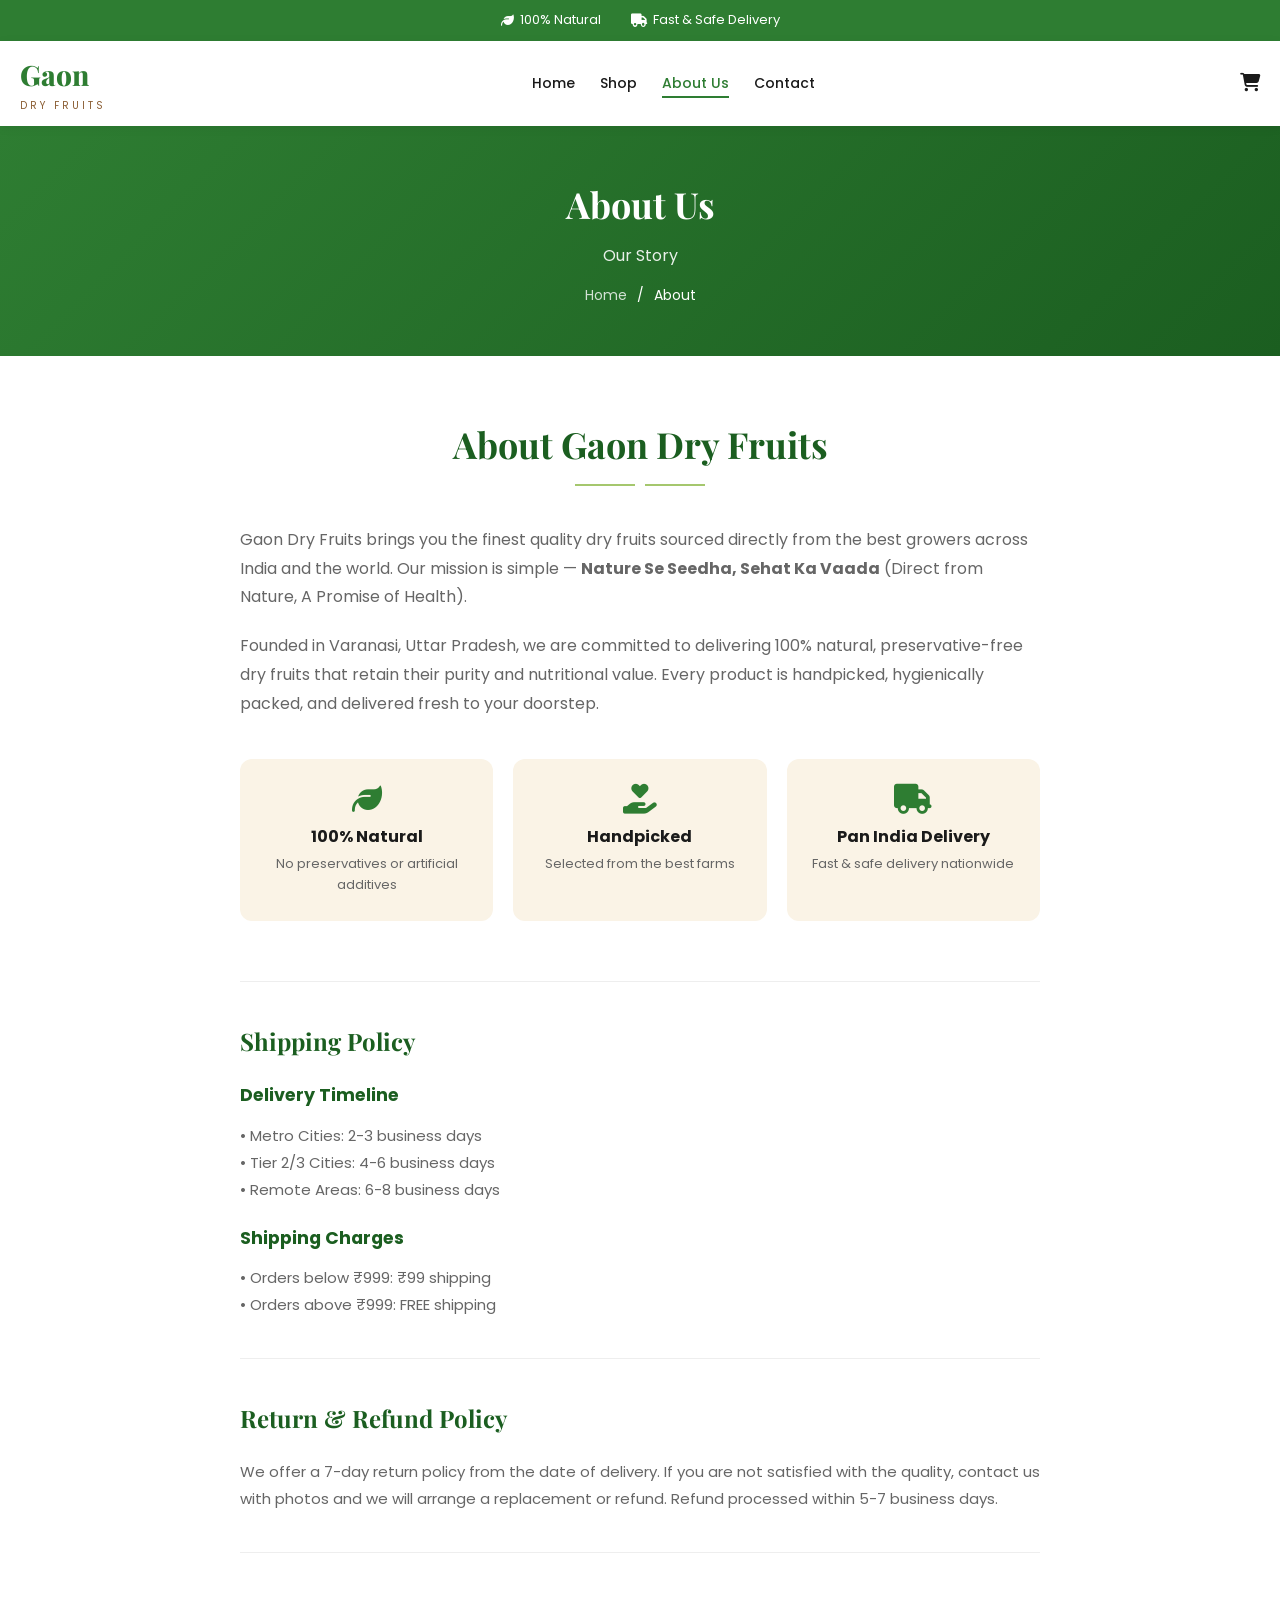
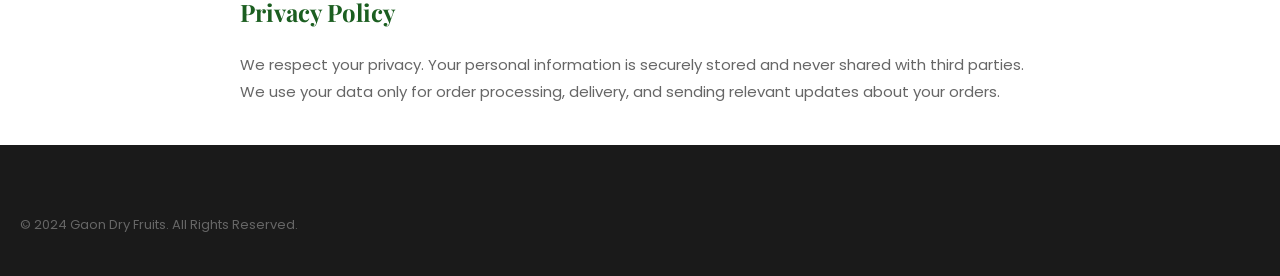
<file: about.html>
<!DOCTYPE html>
<html lang="en">
<head>
  <meta charset="UTF-8">
  <meta name="viewport" content="width=device-width, initial-scale=1.0">
  <title>About Us - Gaon Dry Fruits</title>
  <link href="https://fonts.googleapis.com/css2?family=Playfair+Display:wght@400;600;700;800;900&family=Poppins:wght@300;400;500;600;700&display=swap" rel="stylesheet">
  <link rel="stylesheet" href="https://cdnjs.cloudflare.com/ajax/libs/font-awesome/6.4.0/css/all.min.css">
  <link rel="stylesheet" href="css/style.css">
</head>
<body>
  <div class="top-bar"><div class="container"><span><i class="fas fa-leaf"></i> 100% Natural</span><span><i class="fas fa-truck"></i> Fast & Safe Delivery</span></div></div>
  <nav class="navbar"><div class="container"><a href="index.html" class="logo"><div><div class="logo-text">Gaon</div><div class="logo-sub">Dry Fruits</div></div></a><ul class="nav-links"><li><a href="index.html">Home</a></li><li><a href="shop.html">Shop</a></li><li><a href="about.html" class="active">About Us</a></li><li><a href="contact.html">Contact</a></li></ul><div class="nav-icons"><a href="cart.html" style="position:relative"><i class="fas fa-shopping-cart"></i><span class="cart-count" style="display:none">0</span></a></div></div></nav>

  <div class="page-header"><h1>About Us</h1><p>Our Story</p><div class="breadcrumb"><a href="index.html">Home</a> / <span>About</span></div></div>

  <div class="container" style="padding:60px 0;max-width:800px">
    <div class="section-header reveal"><h2>About Gaon Dry Fruits</h2><div class="divider"></div></div>
    <p style="font-size:16px;color:#666;line-height:1.8;margin-bottom:20px" class="reveal">Gaon Dry Fruits brings you the finest quality dry fruits sourced directly from the best growers across India and the world. Our mission is simple — <strong>Nature Se Seedha, Sehat Ka Vaada</strong> (Direct from Nature, A Promise of Health).</p>
    <p style="font-size:16px;color:#666;line-height:1.8;margin-bottom:20px" class="reveal delay-1">Founded in Varanasi, Uttar Pradesh, we are committed to delivering 100% natural, preservative-free dry fruits that retain their purity and nutritional value. Every product is handpicked, hygienically packed, and delivered fresh to your doorstep.</p>
    
    <div style="display:grid;grid-template-columns:repeat(3,1fr);gap:20px;margin-top:40px" class="reveal delay-2">
      <div style="padding:25px;background:var(--beige-light);border-radius:12px;text-align:center;transition:transform 0.3s" onmouseover="this.style.transform='translateY(-5px)'" onmouseout="this.style.transform='none'"><i class="fas fa-leaf" style="font-size:30px;color:var(--green);margin-bottom:10px"></i><h4 style="font-family:Poppins;margin-bottom:5px">100% Natural</h4><p style="font-size:13px;color:#666">No preservatives or artificial additives</p></div>
      <div style="padding:25px;background:var(--beige-light);border-radius:12px;text-align:center;transition:transform 0.3s" onmouseover="this.style.transform='translateY(-5px)'" onmouseout="this.style.transform='none'"><i class="fas fa-hand-holding-heart" style="font-size:30px;color:var(--green);margin-bottom:10px"></i><h4 style="font-family:Poppins;margin-bottom:5px">Handpicked</h4><p style="font-size:13px;color:#666">Selected from the best farms</p></div>
      <div style="padding:25px;background:var(--beige-light);border-radius:12px;text-align:center;transition:transform 0.3s" onmouseover="this.style.transform='translateY(-5px)'" onmouseout="this.style.transform='none'"><i class="fas fa-truck" style="font-size:30px;color:var(--green);margin-bottom:10px"></i><h4 style="font-family:Poppins;margin-bottom:5px">Pan India Delivery</h4><p style="font-size:13px;color:#666">Fast & safe delivery nationwide</p></div>
    </div>
  </div>

  <!-- Shipping Policy -->
  <div class="container" style="padding:40px 0;max-width:800px;border-top:1px solid #eee" id="shipping">
    <h2 style="font-family:'Playfair Display';color:var(--green-dark);margin-bottom:20px">Shipping Policy</h2>
    <div style="font-size:15px;color:#666;line-height:1.8">
      <h3 style="font-family:Poppins;color:var(--green-dark);margin-bottom:10px">Delivery Timeline</h3>
      <p>• Metro Cities: 2-3 business days</p>
      <p>• Tier 2/3 Cities: 4-6 business days</p>
      <p>• Remote Areas: 6-8 business days</p>
      <h3 style="font-family:Poppins;color:var(--green-dark);margin:20px 0 10px">Shipping Charges</h3>
      <p>• Orders below ₹999: ₹99 shipping</p>
      <p>• Orders above ₹999: FREE shipping</p>
    </div>
  </div>

  <!-- Returns -->
  <div class="container" style="padding:40px 0;max-width:800px;border-top:1px solid #eee" id="returns">
    <h2 style="font-family:'Playfair Display';color:var(--green-dark);margin-bottom:20px">Return & Refund Policy</h2>
    <p style="font-size:15px;color:#666;line-height:1.8">We offer a 7-day return policy from the date of delivery. If you are not satisfied with the quality, contact us with photos and we will arrange a replacement or refund. Refund processed within 5-7 business days.</p>
  </div>

  <!-- Privacy -->
  <div class="container" style="padding:40px 0;max-width:800px;border-top:1px solid #eee" id="privacy">
    <h2 style="font-family:'Playfair Display';color:var(--green-dark);margin-bottom:20px">Privacy Policy</h2>
    <p style="font-size:15px;color:#666;line-height:1.8">We respect your privacy. Your personal information is securely stored and never shared with third parties. We use your data only for order processing, delivery, and sending relevant updates about your orders.</p>
  </div>

  <footer class="footer"><div class="container"><div class="footer-bottom" style="border:none;padding:20px 0"><p>© 2024 Gaon Dry Fruits. All Rights Reserved.</p></div></div></footer>
  <script src="js/main.js"></script>
</body>
</html>
</file>
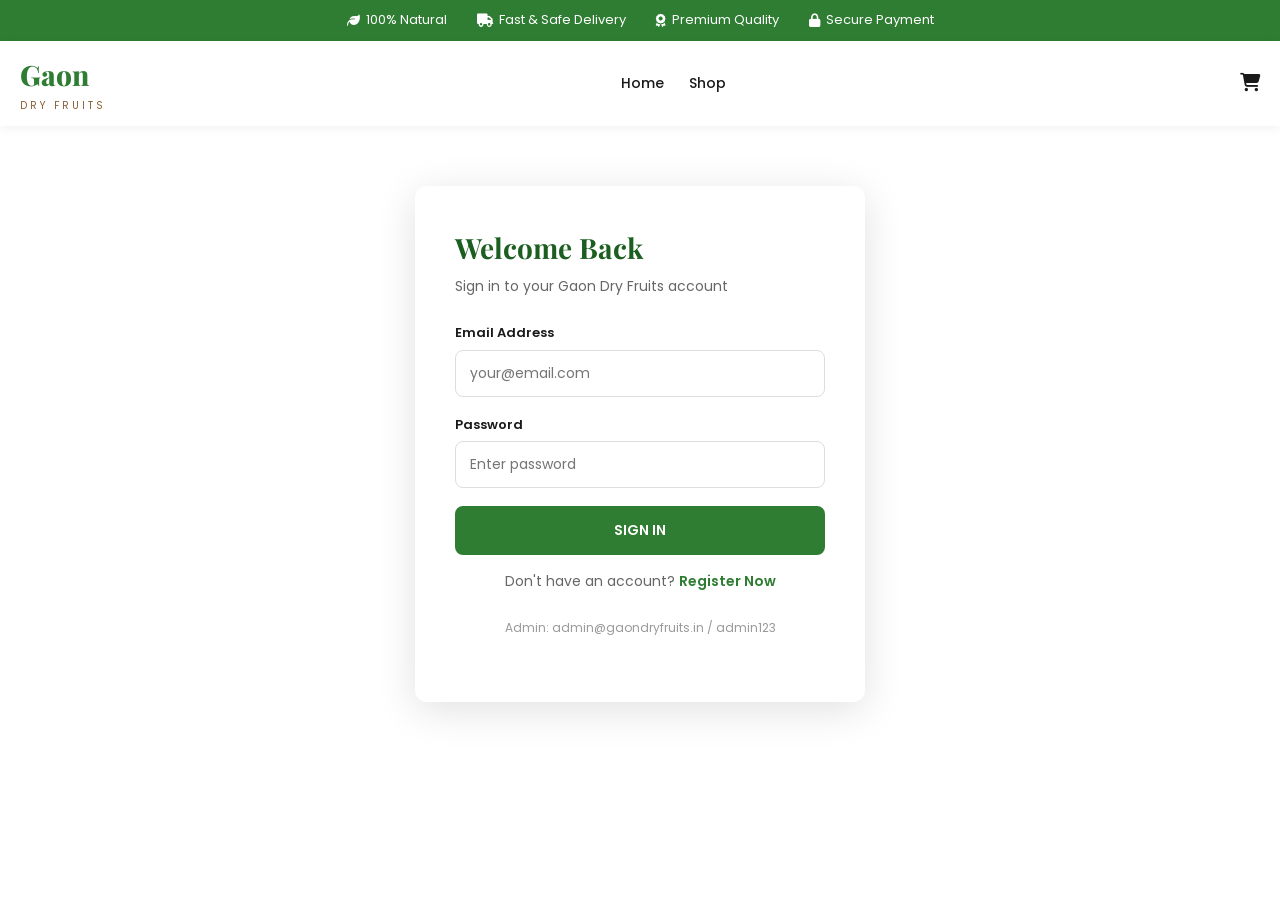
<file: admin.html>
<!DOCTYPE html>
<html lang="en">
<head>
  <meta charset="UTF-8">
  <meta name="viewport" content="width=device-width, initial-scale=1.0">
  <title>Admin Panel - Gaon Dry Fruits</title>
  <link href="https://fonts.googleapis.com/css2?family=Playfair+Display:wght@400;600;700;800;900&family=Poppins:wght@300;400;500;600;700&display=swap" rel="stylesheet">
  <link rel="stylesheet" href="https://cdnjs.cloudflare.com/ajax/libs/font-awesome/6.4.0/css/all.min.css">
  <link rel="stylesheet" href="css/style.css">
</head>
<body>
  <nav class="navbar">
    <div class="container">
      <a href="index.html" class="logo"><div><div class="logo-text">Gaon</div><div class="logo-sub">Dry Fruits</div></div></a>
      <div class="nav-icons">
        <a href="index.html">View Store</a>
        <a href="#" onclick="User.logout();return false"><i class="fas fa-sign-out-alt"></i></a>
      </div>
    </div>
  </nav>

  <div class="admin-layout">
    <aside class="admin-sidebar">
      <h3>Gaon Admin</h3>
      <ul>
        <li><a href="#" class="active" onclick="showTab('dashboard',this)"><i class="fas fa-tachometer-alt"></i> Dashboard</a></li>
        <li><a href="#" onclick="showTab('products',this)"><i class="fas fa-box"></i> Products</a></li>
        <li><a href="#" onclick="showTab('orders',this)"><i class="fas fa-shopping-bag"></i> Orders</a></li>
        <li><a href="#" onclick="showTab('users',this)"><i class="fas fa-users"></i> Users</a></li>
        <li><a href="index.html"><i class="fas fa-store"></i> View Store</a></li>
      </ul>
    </aside>
    <div class="admin-content" id="adminContent">
      <!-- Filled by JS -->
    </div>
  </div>

  <script src="js/main.js"></script>
  <script>
    const user = User.getCurrent();
    if (!user || !user.isAdmin) { window.location.href = 'login.html'; }

    let currentTab = 'dashboard';
    let products = JSON.parse(JSON.stringify(PRODUCTS));
    let editProduct = null;

    function showTab(tab, el) {
      currentTab = tab;
      document.querySelectorAll('.admin-sidebar a').forEach(a => a.classList.remove('active'));
      if (el) el.classList.add('active');
      renderAdmin();
    }

    function renderAdmin() {
      const content = document.getElementById('adminContent');
      
      if (currentTab === 'dashboard') {
        const allOrders = Orders.getAll();
        const totalRevenue = allOrders.filter(o => o.orderStatus !== 'Cancelled').reduce((s,o) => s + o.totalAmount, 0);
        const pending = allOrders.filter(o => o.orderStatus === 'Pending').length;
        content.innerHTML = `
          <h2 style="font-family:'Playfair Display';font-size:28px;color:var(--green-dark);margin-bottom:25px">Dashboard Overview</h2>
          <div class="stats-grid">
            <div class="stat-card"><div class="stat-icon green"><i class="fas fa-shopping-bag"></i></div><h3>${allOrders.length}</h3><p>Total Orders</p></div>
            <div class="stat-card"><div class="stat-icon orange"><i class="fas fa-clock"></i></div><h3>${pending}</h3><p>Pending Orders</p></div>
            <div class="stat-card"><div class="stat-icon blue"><i class="fas fa-rupee-sign"></i></div><h3>${totalRevenue}</h3><p>Total Revenue</p></div>
            <div class="stat-card"><div class="stat-icon red"><i class="fas fa-chart-line"></i></div><h3>${products.length}</h3><p>Total Products</p></div>
          </div>
          <div class="admin-table">
            <div class="admin-table-header"><h3>Recent Orders</h3></div>
            ${allOrders.length ? `<table><thead><tr><th>Order ID</th><th>Date</th><th>Amount</th><th>Status</th></tr></thead><tbody>
              ${allOrders.slice(0,5).map(o => `<tr><td><strong>${o.trackingId}</strong></td><td>${new Date(o.createdAt).toLocaleDateString()}</td><td>${o.totalAmount}</td><td><span class="status-badge ${o.orderStatus.toLowerCase()}">${o.orderStatus}</span></td></tr>`).join('')}
            </tbody></table>` : '<p style="padding:20px;color:#999">No orders yet</p>'}
          </div>
        `;
      }
      
      else if (currentTab === 'products') {
        content.innerHTML = `
          <div style="display:flex;justify-content:space-between;align-items:center;margin-bottom:25px">
            <h2 style="font-family:'Playfair Display';font-size:28px;color:var(--green-dark)">Products Management</h2>
            <button class="btn btn-primary" onclick="openProductModal()"><i class="fas fa-plus"></i> Add Product</button>
          </div>
          <div class="admin-table">
            <table><thead><tr><th>Image</th><th>Name</th><th>Category</th><th>Price</th><th>Weight</th><th>Stock</th><th>Actions</th></tr></thead><tbody>
              ${products.map(p => `<tr>
                <td><img src="${p.image}" style="width:40px;height:40px;object-fit:cover;border-radius:4px" onerror="this.src='https://via.placeholder.com/40'"></td>
                <td><strong>${p.name}</strong>${p.nameHindi?`<div style="font-size:11px;color:#999">${p.nameHindi}</div>`:''}</td>
                <td>${p.category}</td><td>${p.price}</td><td>${p.weight}g</td><td>${p.stock}</td>
                <td>
                  <button onclick="openProductModal(${p.id})" style="background:none;border:none;color:var(--green);margin-right:10px;cursor:pointer"><i class="fas fa-edit"></i></button>
                  <button onclick="deleteProduct(${p.id})" style="background:none;border:none;color:#e74c3c;cursor:pointer"><i class="fas fa-trash"></i></button>
                </td>
              </tr>`).join('')}
            </tbody></table>
          </div>
          <div id="productModal"></div>
        `;
      }
      
      else if (currentTab === 'orders') {
        const allOrders = Orders.getAll();
        content.innerHTML = `
          <h2 style="font-family:'Playfair Display';font-size:28px;color:var(--green-dark);margin-bottom:25px">Orders Management</h2>
          <div class="admin-table">
            ${allOrders.length ? `<table><thead><tr><th>Order ID</th><th>Date</th><th>Customer</th><th>Items</th><th>Total</th><th>Status</th><th>Actions</th></tr></thead><tbody>
              ${allOrders.map(o => `<tr>
                <td><strong>${o.trackingId}</strong></td>
                <td>${new Date(o.createdAt).toLocaleDateString()}</td>
                <td>${o.shippingAddress?.name||'Guest'}<br><span style="font-size:11px;color:#999">${o.userEmail||''}</span></td>
                <td>${o.items?.length||0} items</td>
                <td><strong>${o.totalAmount}</strong></td>
                <td><span class="status-badge ${o.orderStatus.toLowerCase()}">${o.orderStatus}</span></td>
                <td>
                  <select onchange="Orders.updateStatus('${o.trackingId}',this.value); renderAdmin()" style="padding:4px 8px;border-radius:4px;border:1px solid #ddd;font-size:12px;margin-right:5px">
                    ${['Pending','Confirmed','Processing','Shipped','Delivered','Cancelled'].map(s => `<option ${o.orderStatus===s?'selected':''}>${s}</option>`).join('')}
                  </select>
                  <button onclick="printOrderLabel('${o.trackingId}')" style="background:var(--green);color:white;border:none;padding:4px 8px;border-radius:4px;cursor:pointer;font-size:12px"><i class="fas fa-print"></i></button>
                </td>
              </tr>`).join('')}
            </tbody></table>` : '<p style="padding:20px;color:#999">No orders yet</p>'}
          </div>
        `;
      }
      
      else if (currentTab === 'users') {
        const savedUsers = JSON.parse(localStorage.getItem('gaon_users') || '[]');
        content.innerHTML = `
          <h2 style="font-family:'Playfair Display';font-size:28px;color:var(--green-dark);margin-bottom:25px">Users</h2>
          <div class="admin-table">
            <table><thead><tr><th>Name</th><th>Email</th><th>Phone</th><th>Role</th></tr></thead><tbody>
              <tr><td>Admin</td><td>admin@gaondryfruits.in</td><td>9876543210</td><td><span class="status-badge confirmed">Admin</span></td></tr>
              ${savedUsers.map(u => `<tr><td>${u.name}</td><td>${u.email}</td><td>${u.phone||'-'}</td><td><span class="status-badge pending">Customer</span></td></tr>`).join('')}
            </tbody></table>
          </div>
        `;
      }
    }

    function openProductModal(id) {
      const product = id ? products.find(p => p.id === id) : { name:'', nameHindi:'', category:'Badam', price:0, maxPrice:0, weight:250, description:'', image:'', isBestSeller:false, stock:100 };
      editProduct = product;
      document.getElementById('productModal').innerHTML = `
        <div class="modal-overlay" onclick="closeModal()">
          <div class="modal" onclick="event.stopPropagation()">
            <h3>${id ? 'Edit' : 'Add'} Product</h3>
            <div style="display:grid;grid-template-columns:1fr 1fr;gap:12px">
              <div class="form-group"><label>Name</label><input id="pName" value="${product.name}"></div>
              <div class="form-group"><label>Name (Hindi)</label><input id="pHindi" value="${product.nameHindi||''}"></div>
              <div class="form-group"><label>Category</label><select id="pCat">${CATEGORIES.filter(c=>c!=='All').map(c=>`<option ${c===product.category?'selected':''}>${c}</option>`).join('')}</select></div>
              <div class="form-group"><label>Weight (g)</label><select id="pWeight">${[100,250,500,1000].map(w=>`<option value="${w}" ${w===product.weight?'selected':''}>${w}g</option>`).join('')}</select></div>
              <div class="form-group"><label>Price</label><input type="number" id="pPrice" value="${product.price}"></div>
              <div class="form-group"><label>Max Price</label><input type="number" id="pMax" value="${product.maxPrice||0}"></div>
              <div class="form-group"><label>Stock</label><input type="number" id="pStock" value="${product.stock}"></div>
              <div class="form-group" style="display:flex;align-items:flex-end"><label style="display:flex;align-items:center;gap:8px"><input type="checkbox" id="pBest" ${product.isBestSeller?'checked':''}> Best Seller</label></div>
              <div class="form-group" style="grid-column:1/-1"><label>Image URL</label><input id="pImg" value="${product.image}"></div>
              <div class="form-group" style="grid-column:1/-1"><label>Description</label><textarea id="pDesc" rows="3">${product.description||''}</textarea></div>
            </div>
            <div class="modal-actions">
              <button class="btn btn-outline" onclick="closeModal()">Cancel</button>
              <button class="btn btn-primary" onclick="saveProduct()">${id?'Update':'Create'} Product</button>
            </div>
          </div>
        </div>
      `;
    }

    function closeModal() {
      document.getElementById('productModal').innerHTML = '';
      editProduct = null;
    }

    function saveProduct() {
      const data = {
        name: document.getElementById('pName').value,
        nameHindi: document.getElementById('pHindi').value,
        category: document.getElementById('pCat').value,
        weight: parseInt(document.getElementById('pWeight').value),
        price: parseInt(document.getElementById('pPrice').value),
        maxPrice: parseInt(document.getElementById('pMax').value),
        stock: parseInt(document.getElementById('pStock').value),
        isBestSeller: document.getElementById('pBest').checked,
        image: document.getElementById('pImg').value,
        description: document.getElementById('pDesc').value,
      };
      if (editProduct && editProduct.id) {
        const idx = products.findIndex(p => p.id === editProduct.id);
        products[idx] = { ...products[idx], ...data };
      } else {
        data.id = Date.now();
        products.push(data);
      }
      closeModal();
      renderAdmin();
      showToast('Product saved!');
    }

    function deleteProduct(id) {
      if (!confirm('Delete this product?')) return;
      products = products.filter(p => p.id !== id);
      renderAdmin();
      showToast('Product deleted');
    }

    function printOrderLabel(trackingId) {
      window.open('track-order.html?track='+trackingId, '_blank');
    }

    renderAdmin();
  </script>
</body>
</html>
</file>
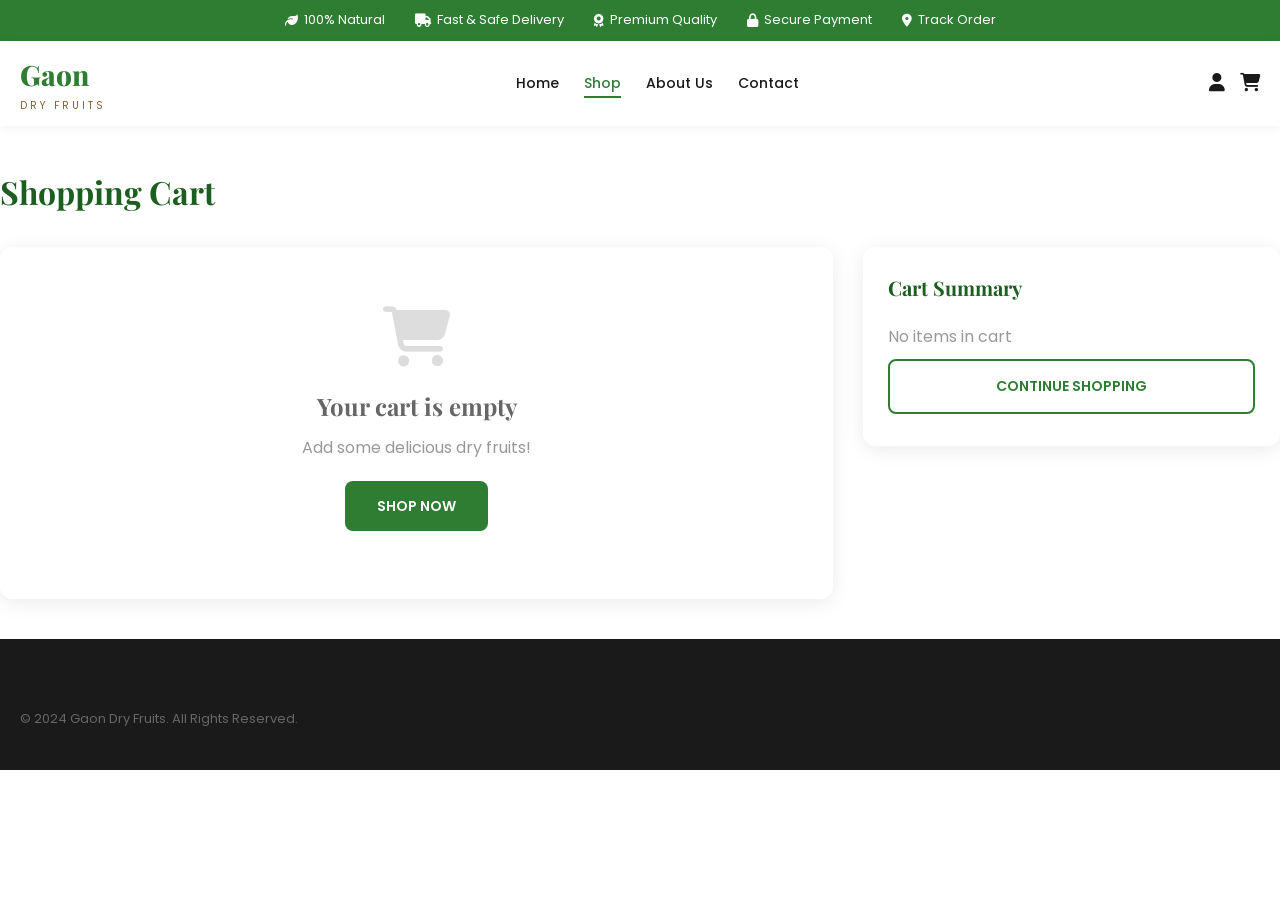
<file: cart.html>
<!DOCTYPE html>
<html lang="en">
<head>
  <meta charset="UTF-8">
  <meta name="viewport" content="width=device-width, initial-scale=1.0">
  <title>Cart - Gaon Dry Fruits</title>
  <link href="https://fonts.googleapis.com/css2?family=Playfair+Display:wght@400;600;700;800;900&family=Poppins:wght@300;400;500;600;700&display=swap" rel="stylesheet">
  <link rel="stylesheet" href="https://cdnjs.cloudflare.com/ajax/libs/font-awesome/6.4.0/css/all.min.css">
  <link rel="stylesheet" href="css/style.css">
</head>
<body>
  <div class="top-bar">
    <div class="container">
      <span><i class="fas fa-leaf"></i> 100% Natural</span>
      <span><i class="fas fa-truck"></i> Fast & Safe Delivery</span>
      <span><i class="fas fa-award"></i> Premium Quality</span>
      <span><i class="fas fa-lock"></i> Secure Payment</span>
      <span><i class="fas fa-map-marker-alt"></i> <a href="track-order.html" style="color:white">Track Order</a></span>
    </div>
  </div>
  <nav class="navbar">
    <div class="container">
      <a href="index.html" class="logo"><div><div class="logo-text">Gaon</div><div class="logo-sub">Dry Fruits</div></div></a>
      <ul class="nav-links">
        <li><a href="index.html">Home</a></li>
        <li><a href="shop.html" class="active">Shop</a></li>
        <li><a href="about.html">About Us</a></li>
        <li><a href="contact.html">Contact</a></li>
      </ul>
      <div class="nav-icons">
        <a href="login.html"><i class="fas fa-user"></i></a>
        <a href="cart.html" style="position:relative"><i class="fas fa-shopping-cart"></i><span class="cart-count" style="display:none">0</span></a>
      </div>
    </div>
  </nav>

  <div class="container cart-page">
    <h2 style="font-family:'Playfair Display';font-size:32px;color:var(--green-dark);margin-bottom:30px" class="reveal">Shopping Cart</h2>
    <div class="cart-layout">
      <div class="cart-items" id="cartItems">
        <!-- Filled by JS -->
      </div>
      <div class="cart-summary reveal delay-2">
        <h3>Cart Summary</h3>
        <div id="cartSummaryDetails"></div>
        <a href="checkout.html" class="btn btn-primary" id="checkoutBtn" style="margin-top:15px">PROCEED TO CHECKOUT</a>
        <a href="shop.html" class="btn btn-outline" style="width:100%;margin-top:10px;text-align:center">CONTINUE SHOPPING</a>
      </div>
    </div>
  </div>

  <footer class="footer">
    <div class="container">
      <div class="footer-bottom" style="border:none;padding:20px 0">
        <p>© 2024 Gaon Dry Fruits. All Rights Reserved.</p>
      </div>
    </div>
  </footer>

  <script src="js/main.js"></script>
  <script>
    function renderCart() {
      const items = Cart.getItems();
      const container = document.getElementById('cartItems');
      const summary = document.getElementById('cartSummaryDetails');
      const checkoutBtn = document.getElementById('checkoutBtn');

      if (items.length === 0) {
        container.innerHTML = '<div class="empty-state"><i class="fas fa-shopping-cart"></i><h2>Your cart is empty</h2><p>Add some delicious dry fruits!</p><a href="shop.html" class="btn btn-primary">SHOP NOW</a></div>';
        summary.innerHTML = '<p style="color:#999">No items in cart</p>';
        checkoutBtn.style.display = 'none';
        return;
      }

      container.innerHTML = items.map(item => `
        <div class="cart-item">
          <img src="${item.image}" alt="${item.name}">
          <div><h4>${item.name}</h4><span style="font-size:12px;color:#999">${item.weight}g</span></div>
          <div>${item.price}.00</div>
          <div class="cart-qty">
            <button onclick="Cart.updateQuantity(${item.id}, ${item.weight}, ${item.quantity-1}); renderCart()">−</button>
            <span>${item.quantity}</span>
            <button onclick="Cart.updateQuantity(${item.id}, ${item.weight}, ${item.quantity+1}); renderCart()">+</button>
          </div>
          <button class="remove-btn" onclick="Cart.removeFromCart(${item.id}, ${item.weight}); renderCart()"><i class="fas fa-trash"></i></button>
        </div>
      `).join('');

      const subtotal = Cart.getSubtotal();
      const shipping = Cart.getShipping(subtotal);
      const total = Cart.getTotal(subtotal, shipping);

      summary.innerHTML = `
        <div class="cart-summary-row"><span>Subtotal</span><span>₹${subtotal}.00</span></div>
        <div class="cart-summary-row"><span>Shipping</span><span>${shipping === 0 ? 'FREE' : '₹'+shipping+'.00'}</span></div>
        ${shipping > 0 ? `<p style="font-size:12px;color:var(--green);margin-bottom:10px">Add ₹${999-subtotal} more for free shipping!</p>` : ''}
        <div class="cart-summary-row total"><span>Total</span><span>₹${total}.00</span></div>
      `;
    }
    renderCart();
  </script>
</body>
</html>
</file>
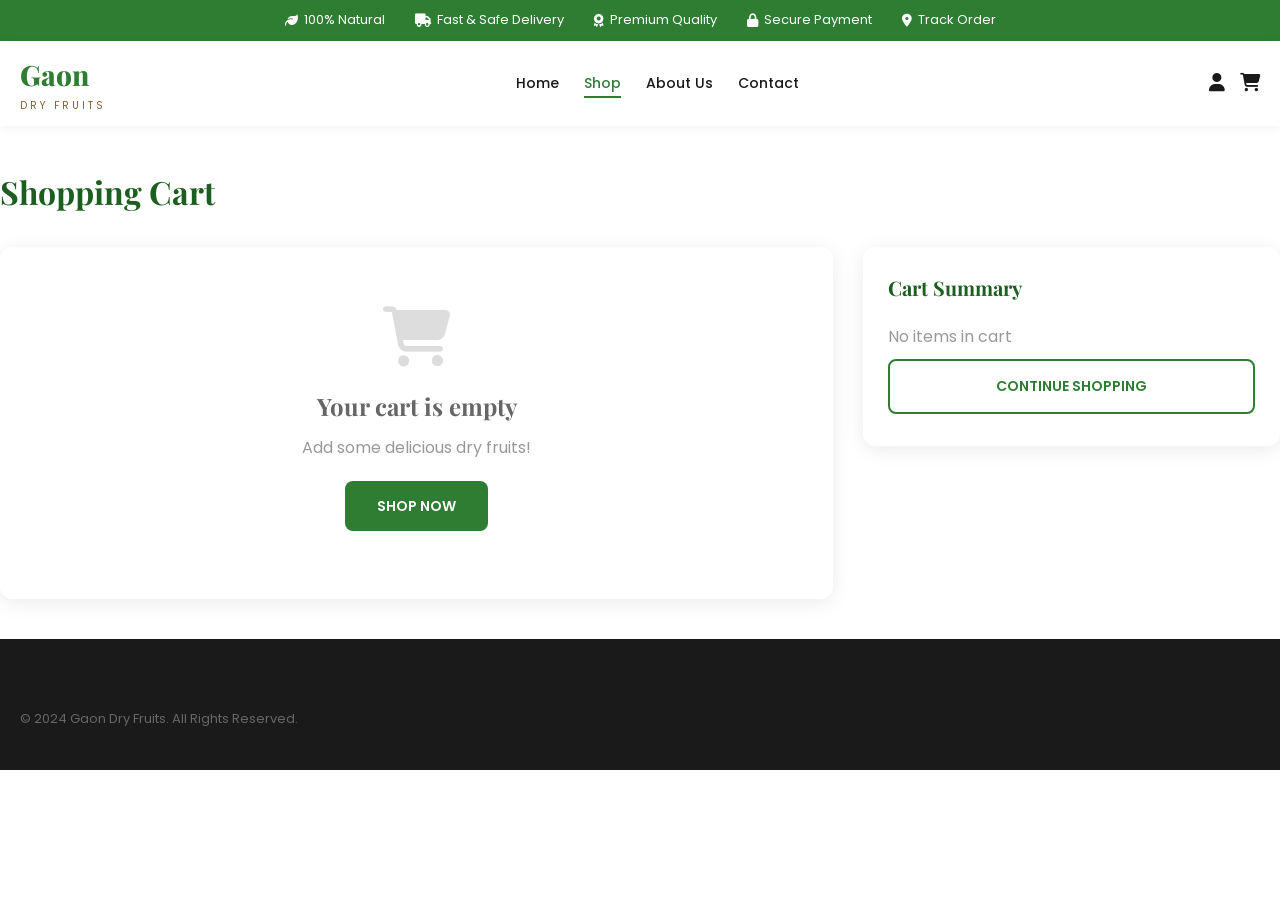
<file: checkout.html>
<!DOCTYPE html>
<html lang="en">
<head>
  <meta charset="UTF-8">
  <meta name="viewport" content="width=device-width, initial-scale=1.0">
  <title>Checkout - Gaon Dry Fruits</title>
  <link href="https://fonts.googleapis.com/css2?family=Playfair+Display:wght@400;600;700;800;900&family=Poppins:wght@300;400;500;600;700&display=swap" rel="stylesheet">
  <link rel="stylesheet" href="https://cdnjs.cloudflare.com/ajax/libs/font-awesome/6.4.0/css/all.min.css">
  <link rel="stylesheet" href="css/style.css">
</head>
<body>
  <div class="top-bar">
    <div class="container">
      <span><i class="fas fa-leaf"></i> 100% Natural</span>
      <span><i class="fas fa-truck"></i> Fast & Safe Delivery</span>
      <span><i class="fas fa-award"></i> Premium Quality</span>
      <span><i class="fas fa-lock"></i> Secure Payment</span>
    </div>
  </div>
  <nav class="navbar">
    <div class="container">
      <a href="index.html" class="logo"><div><div class="logo-text">Gaon</div><div class="logo-sub">Dry Fruits</div></div></a>
      <ul class="nav-links">
        <li><a href="index.html">Home</a></li>
        <li><a href="shop.html">Shop</a></li>
      </ul>
      <div class="nav-icons">
        <a href="cart.html" style="position:relative"><i class="fas fa-shopping-cart"></i><span class="cart-count" style="display:none">0</span></a>
      </div>
    </div>
  </nav>

  <div class="container checkout-page" id="checkoutContent">
    <!-- Filled by JS -->
  </div>

  <script src="js/main.js"></script>
  <script>
    const items = Cart.getItems();
    if (items.length === 0) { window.location.href = 'cart.html'; }

    const user = User.getCurrent();
    let formData = {
      name: user?.name || '', email: user?.email || '', phone: user?.phone || '',
      street: user?.address?.street || '', city: user?.address?.city || '',
      state: user?.address?.state || '', pincode: user?.address?.pincode || ''
    };
    let paymentMethod = 'COD';
    let orderPlaced = false;
    let trackingId = '';

    function renderCheckout() {
      const subtotal = Cart.getSubtotal();
      const shipping = Cart.getShipping(subtotal);
      const total = Cart.getTotal(subtotal, shipping);

      document.getElementById('checkoutContent').innerHTML = `
        <h2 style="font-family:'Playfair Display';font-size:32px;color:var(--green-dark);margin-bottom:30px">Checkout</h2>
        <div class="checkout-layout">
          <div>
            <div class="checkout-section reveal">
              <h3><i class="fas fa-map-marker-alt"></i> Shipping Address</h3>
              <div style="display:grid;grid-template-columns:1fr 1fr;gap:15px">
                <div class="form-group"><label>Full Name</label><input id="fname" value="${formData.name}" placeholder="Enter your name"></div>
                <div class="form-group"><label>Phone Number</label><input id="fphone" value="${formData.phone}" placeholder="+91 XXXXX XXXXX"></div>
                <div class="form-group" style="grid-column:1/-1"><label>Email</label><input id="femail" value="${formData.email}" placeholder="your@email.com"></div>
                <div class="form-group" style="grid-column:1/-1"><label>Street Address</label><input id="fstreet" value="${formData.street}" placeholder="House no, Street, Area"></div>
                <div class="form-group"><label>City</label><input id="fcity" value="${formData.city}" placeholder="City"></div>
                <div class="form-group"><label>State</label><input id="fstate" value="${formData.state}" placeholder="State"></div>
                <div class="form-group"><label>Pincode</label><input id="fpin" value="${formData.pincode}" placeholder="Pincode"></div>
              </div>
            </div>
            <div class="checkout-section reveal delay-2">
              <h3><i class="fas fa-credit-card"></i> Payment Method</h3>
              ${['COD','UPI','Card','NetBanking'].map(m => `
                <label style="display:flex;align-items:center;gap:10px;padding:12px;border:1px solid #eee;border-radius:8px;margin-bottom:10px;cursor:pointer;${paymentMethod===m?'border-color:var(--green);background:#f0f7f0':''}" onclick="paymentMethod='${m}'; renderCheckout()">
                  <input type="radio" name="pay" ${paymentMethod===m?'checked':''}>
                  <i class="fas ${m==='COD'?'fa-money-bill-wave':m==='UPI'?'fa-mobile-alt':m==='Card'?'fa-credit-card':'fa-university'}"></i>
                  <span style="font-weight:500">${m==='COD'?'Cash on Delivery':m}</span>
                </label>
              `).join('')}
            </div>
          </div>
          <div>
            <div class="cart-summary reveal delay-1">
              <h3>Order Summary</h3>
              ${items.map(i => `
                <div class="checkout-item">
                  <img src="${i.image}" alt="${i.name}">
                  <div class="checkout-item-info"><h4>${i.name}</h4><p>${i.weight}g x ${i.quantity}</p></div>
                  <span style="font-weight:600">${i.price*i.quantity}.00</span>
                </div>
              `).join('')}
              <div style="margin-top:15px">
                <div class="cart-summary-row"><span>Subtotal</span><span>${subtotal}.00</span></div>
                <div class="cart-summary-row"><span>Shipping</span><span>${shipping===0?'FREE':shipping+'.00'}</span></div>
                <div class="cart-summary-row total"><span>Total</span><span>${total}.00</span></div>
              </div>
              <button class="btn btn-primary" style="margin-top:15px;width:100%" onclick="placeOrder()">PLACE ORDER</button>
            </div>
          </div>
        </div>
      `;
      setTimeout(initScrollAnimations, 100);
    }

    function placeOrder() {
      formData = {
        name: document.getElementById('fname').value,
        phone: document.getElementById('fphone').value,
        email: document.getElementById('femail').value,
        street: document.getElementById('fstreet').value,
        city: document.getElementById('fcity').value,
        state: document.getElementById('fstate').value,
        pincode: document.getElementById('fpin').value,
      };
      if (!formData.name || !formData.phone || !formData.email || !formData.street || !formData.city) {
        showToast('Please fill all required fields!');
        return;
      }
      const subtotal = Cart.getSubtotal();
      const shipping = Cart.getShipping(subtotal);
      const order = Orders.create({
        items, userEmail: formData.email,
        shippingAddress: formData, paymentMethod,
        totalAmount: subtotal + shipping, subtotal, shippingCharge: shipping
      });
      Cart.clearCart();
      trackingId = order.trackingId;
      orderPlaced = true;
      renderSuccess();
    }

    function renderSuccess() {
      document.getElementById('checkoutContent').innerHTML = `
        <div class="order-success">
          <i class="fas fa-check-circle"></i>
          <h2 style="color:var(--green-dark);margin-bottom:10px">Order Placed Successfully!</h2>
          <p style="color:#666;margin-bottom:5px">Your order has been confirmed.</p>
          <p class="tracking-id">Tracking ID: ${trackingId}</p>
          <p style="color:#666;margin-bottom:20px">Save this tracking ID to track your order</p>
          <div style="display:flex;gap:15px;justify-content:center">
            <a href="track-order.html" class="btn btn-primary">Track Order</a>
            <a href="shop.html" class="btn btn-outline">Continue Shopping</a>
          </div>
        </div>
      `;
    }

    renderCheckout();
  </script>
</body>
</html>
</file>
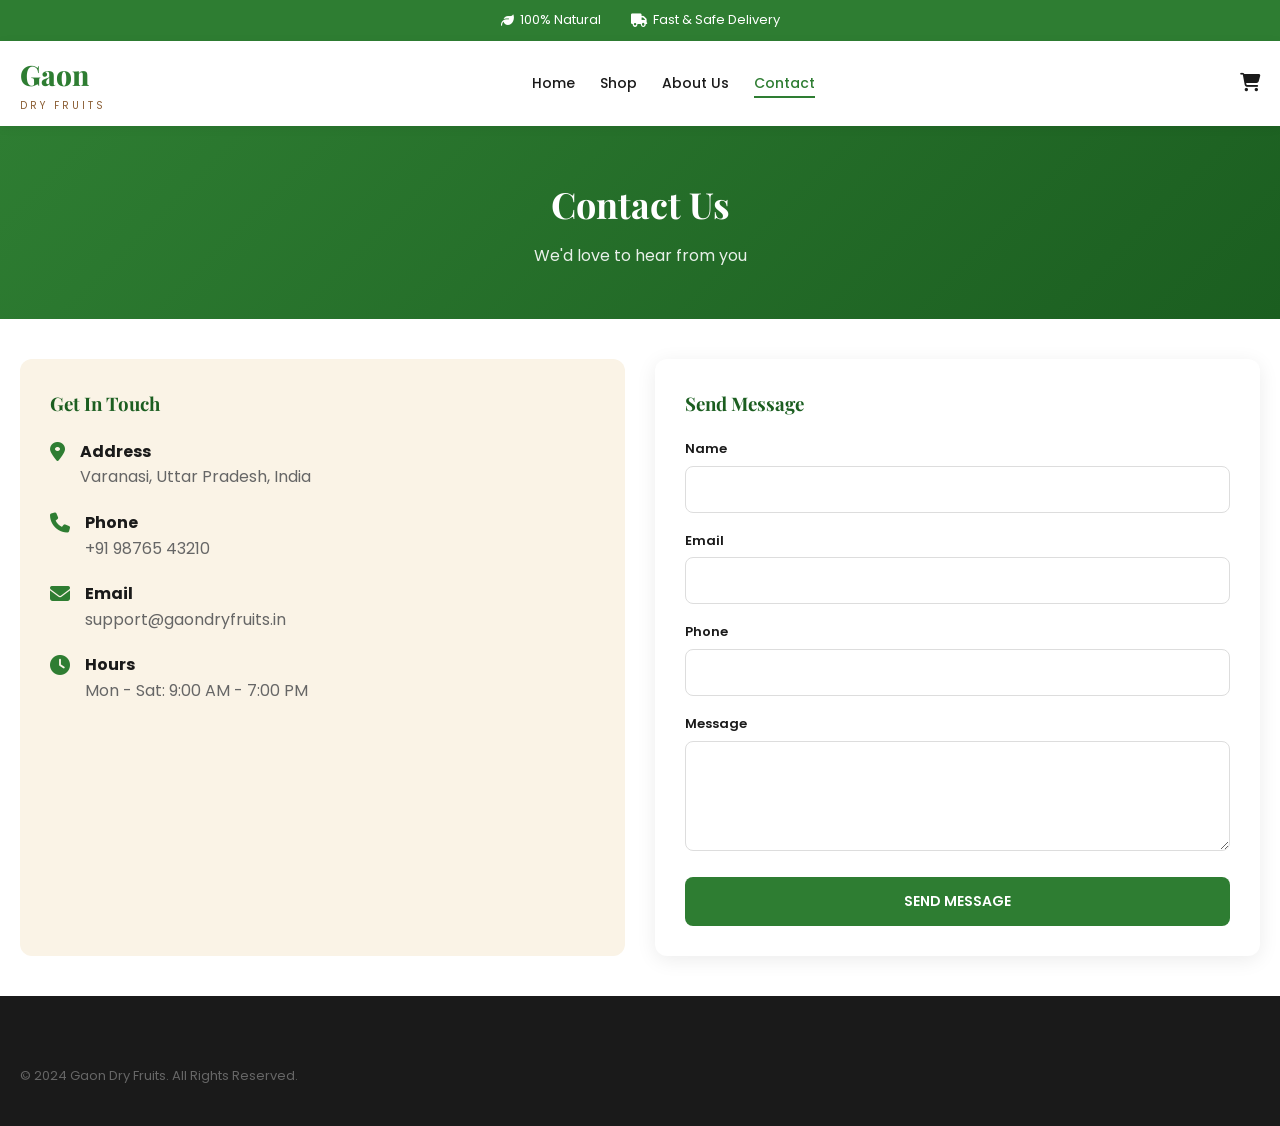
<file: contact.html>
<!DOCTYPE html>
<html lang="en">
<head>
  <meta charset="UTF-8">
  <meta name="viewport" content="width=device-width, initial-scale=1.0">
  <title>Contact Us - Gaon Dry Fruits</title>
  <link href="https://fonts.googleapis.com/css2?family=Playfair+Display:wght@400;600;700;800;900&family=Poppins:wght@300;400;500;600;700&display=swap" rel="stylesheet">
  <link rel="stylesheet" href="https://cdnjs.cloudflare.com/ajax/libs/font-awesome/6.4.0/css/all.min.css">
  <link rel="stylesheet" href="css/style.css">
</head>
<body>
  <div class="top-bar"><div class="container"><span><i class="fas fa-leaf"></i> 100% Natural</span><span><i class="fas fa-truck"></i> Fast & Safe Delivery</span></div></div>
  <nav class="navbar"><div class="container"><a href="index.html" class="logo"><div><div class="logo-text">Gaon</div><div class="logo-sub">Dry Fruits</div></div></a><ul class="nav-links"><li><a href="index.html">Home</a></li><li><a href="shop.html">Shop</a></li><li><a href="about.html">About Us</a></li><li><a href="contact.html" class="active">Contact</a></li></ul><div class="nav-icons"><a href="cart.html" style="position:relative"><i class="fas fa-shopping-cart"></i><span class="cart-count" style="display:none">0</span></a></div></div></nav>

  <div class="page-header"><h1>Contact Us</h1><p>We'd love to hear from you</p></div>

  <div class="container">
    <div class="contact-grid">
      <div class="contact-info reveal">
        <h3 style="font-family:'Playfair Display';color:var(--green-dark);margin-bottom:20px">Get In Touch</h3>
        <div class="contact-info-item"><i class="fas fa-map-marker-alt"></i><div><strong>Address</strong><br><span style="color:#666">Varanasi, Uttar Pradesh, India</span></div></div>
        <div class="contact-info-item"><i class="fas fa-phone"></i><div><strong>Phone</strong><br><span style="color:#666">+91 98765 43210</span></div></div>
        <div class="contact-info-item"><i class="fas fa-envelope"></i><div><strong>Email</strong><br><span style="color:#666">support@gaondryfruits.in</span></div></div>
        <div class="contact-info-item"><i class="fas fa-clock"></i><div><strong>Hours</strong><br><span style="color:#666">Mon - Sat: 9:00 AM - 7:00 PM</span></div></div>
      </div>
      <div class="reveal delay-2" style="background:white;padding:30px;border-radius:12px;box-shadow:var(--shadow)">
        <h3 style="font-family:'Playfair Display';color:var(--green-dark);margin-bottom:20px">Send Message</h3>
        <form onsubmit="event.preventDefault(); showToast('Message sent! We will reply within 24 hours.'); this.reset();">
          <div class="form-group"><label>Name</label><input required></div>
          <div class="form-group"><label>Email</label><input type="email" required></div>
          <div class="form-group"><label>Phone</label><input type="tel" required></div>
          <div class="form-group"><label>Message</label><textarea rows="4" required></textarea></div>
          <button type="submit" class="btn btn-primary" style="width:100%">SEND MESSAGE</button>
        </form>
      </div>
    </div>
  </div>

  <footer class="footer"><div class="container"><div class="footer-bottom" style="border:none;padding:20px 0"><p>© 2024 Gaon Dry Fruits. All Rights Reserved.</p></div></div></footer>
  <script src="js/main.js"></script>
</body>
</html>
</file>
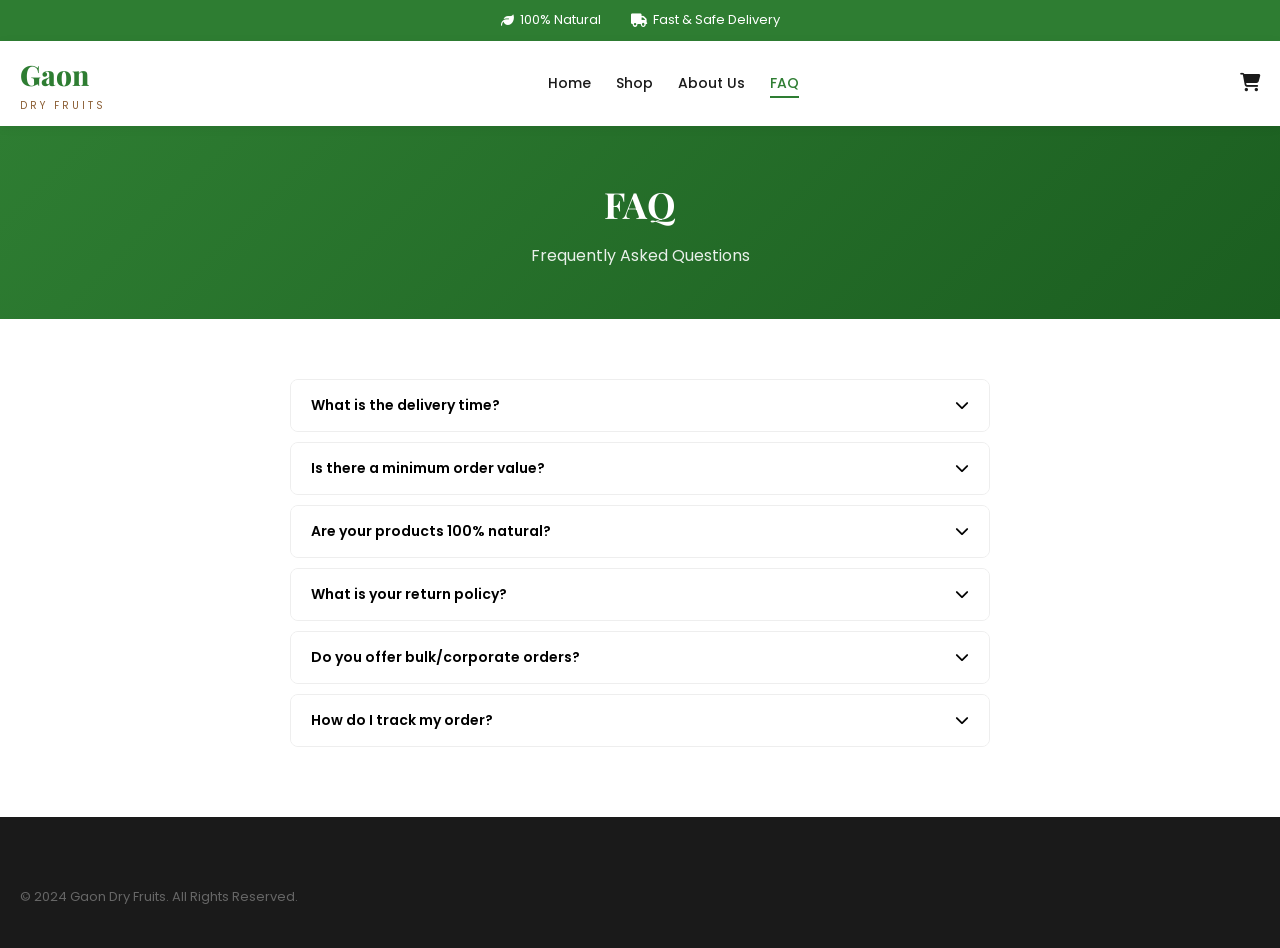
<file: faq.html>
<!DOCTYPE html>
<html lang="en">
<head>
  <meta charset="UTF-8">
  <meta name="viewport" content="width=device-width, initial-scale=1.0">
  <title>FAQ - Gaon Dry Fruits</title>
  <link href="https://fonts.googleapis.com/css2?family=Playfair+Display:wght@400;600;700;800;900&family=Poppins:wght@300;400;500;600;700&display=swap" rel="stylesheet">
  <link rel="stylesheet" href="https://cdnjs.cloudflare.com/ajax/libs/font-awesome/6.4.0/css/all.min.css">
  <link rel="stylesheet" href="css/style.css">
</head>
<body>
  <div class="top-bar"><div class="container"><span><i class="fas fa-leaf"></i> 100% Natural</span><span><i class="fas fa-truck"></i> Fast & Safe Delivery</span></div></div>
  <nav class="navbar"><div class="container"><a href="index.html" class="logo"><div><div class="logo-text">Gaon</div><div class="logo-sub">Dry Fruits</div></div></a><ul class="nav-links"><li><a href="index.html">Home</a></li><li><a href="shop.html">Shop</a></li><li><a href="about.html">About Us</a></li><li><a href="faq.html" class="active">FAQ</a></li></ul><div class="nav-icons"><a href="cart.html" style="position:relative"><i class="fas fa-shopping-cart"></i><span class="cart-count" style="display:none">0</span></a></div></div></nav>

  <div class="page-header"><h1>FAQ</h1><p>Frequently Asked Questions</p></div>

  <div class="container" style="padding:60px 0;max-width:700px" id="faqList"></div>

  <footer class="footer"><div class="container"><div class="footer-bottom" style="border:none;padding:20px 0"><p>© 2024 Gaon Dry Fruits. All Rights Reserved.</p></div></div></footer>
  <script src="js/main.js"></script>
  <script>
    const faqs = [
      {q:'What is the delivery time?',a:'We deliver within 3-5 business days across India. Metro cities get delivery in 2-3 days.'},
      {q:'Is there a minimum order value?',a:'No minimum order value. However, free shipping is available on orders above ₹999.'},
      {q:'Are your products 100% natural?',a:'Yes! All our dry fruits are 100% natural with no preservatives, chemicals, or artificial additives.'},
      {q:'What is your return policy?',a:'We offer 7-day return policy. If you are not satisfied with the quality, we will replace or refund.'},
      {q:'Do you offer bulk/corporate orders?',a:'Yes! We offer special pricing for bulk and corporate orders. Contact us at support@gaondryfruits.in'},
      {q:'How do I track my order?',a:'Once shipped, you will receive a tracking ID via email/SMS. Use the Track Order page to check status.'},
    ];
    document.getElementById('faqList').innerHTML = faqs.map((faq,i) => `
      <div class="faq-item">
        <button class="faq-question" onclick="this.nextElementSibling.classList.toggle('show')">${faq.q} <i class="fas fa-chevron-down"></i></button>
        <div class="faq-answer">${faq.a}</div>
      </div>
    `).join('');
  </script>
</body>
</html>
</file>
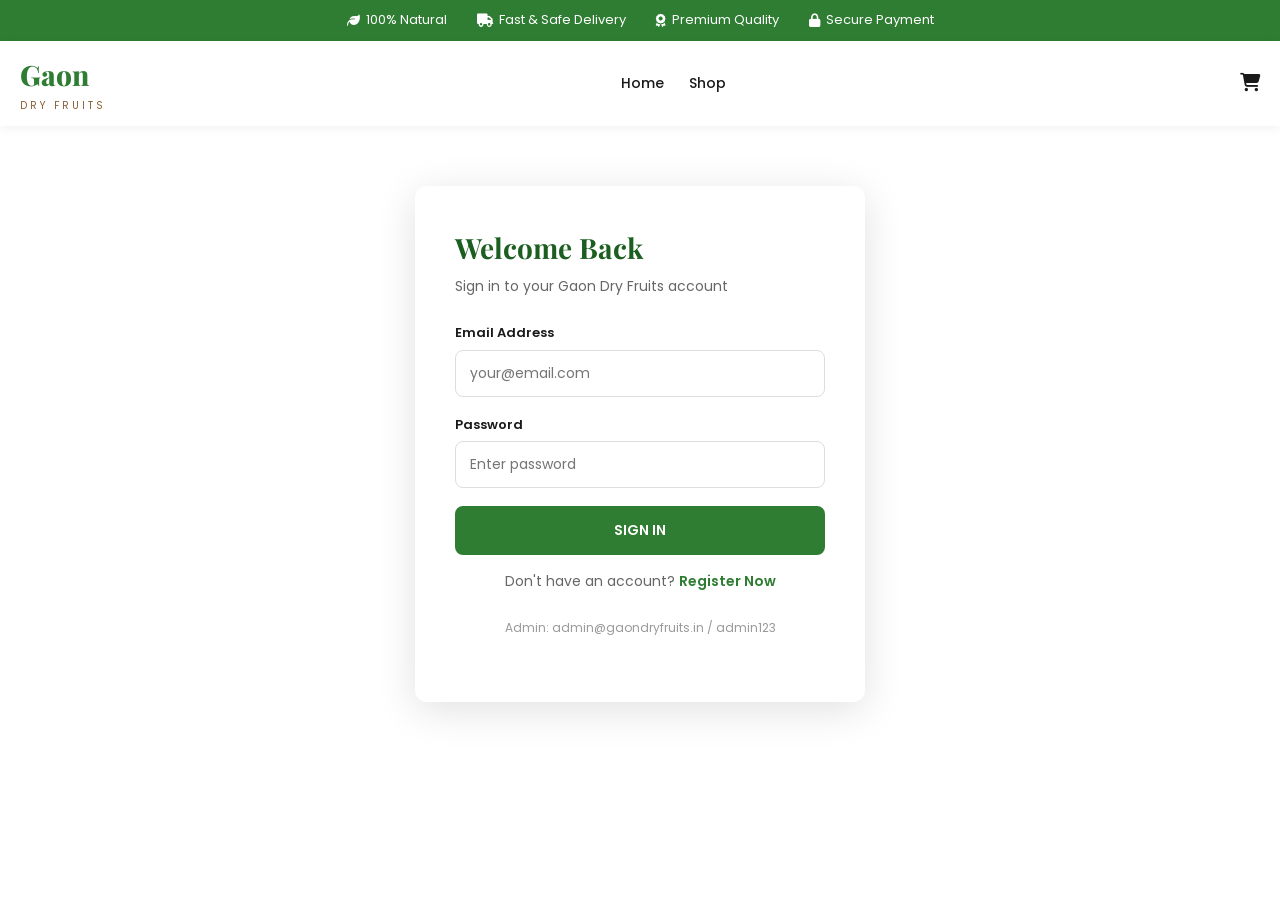
<file: login.html>
<!DOCTYPE html>
<html lang="en">
<head>
  <meta charset="UTF-8">
  <meta name="viewport" content="width=device-width, initial-scale=1.0">
  <title>Login - Gaon Dry Fruits</title>
  <link href="https://fonts.googleapis.com/css2?family=Playfair+Display:wght@400;600;700;800;900&family=Poppins:wght@300;400;500;600;700&display=swap" rel="stylesheet">
  <link rel="stylesheet" href="https://cdnjs.cloudflare.com/ajax/libs/font-awesome/6.4.0/css/all.min.css">
  <link rel="stylesheet" href="css/style.css">
</head>
<body>
  <div class="top-bar">
    <div class="container">
      <span><i class="fas fa-leaf"></i> 100% Natural</span>
      <span><i class="fas fa-truck"></i> Fast & Safe Delivery</span>
      <span><i class="fas fa-award"></i> Premium Quality</span>
      <span><i class="fas fa-lock"></i> Secure Payment</span>
    </div>
  </div>
  <nav class="navbar">
    <div class="container">
      <a href="index.html" class="logo"><div><div class="logo-text">Gaon</div><div class="logo-sub">Dry Fruits</div></div></a>
      <ul class="nav-links">
        <li><a href="index.html">Home</a></li>
        <li><a href="shop.html">Shop</a></li>
      </ul>
      <div class="nav-icons"><a href="cart.html" style="position:relative"><i class="fas fa-shopping-cart"></i><span class="cart-count" style="display:none">0</span></a></div>
    </div>
  </nav>

  <div class="auth-page">
    <div class="auth-container">
      <h2>Welcome Back</h2>
      <p>Sign in to your Gaon Dry Fruits account</p>
      <div id="errorBox" style="display:none;background:#FFEBEE;color:#C62828;padding:10px;border-radius:4px;margin-bottom:15px;font-size:13px"></div>
      <form onsubmit="handleLogin(event)">
        <div class="form-group"><label>Email Address</label><input type="email" id="loginEmail" required placeholder="your@email.com"></div>
        <div class="form-group"><label>Password</label><input type="password" id="loginPass" required placeholder="Enter password"></div>
        <button type="submit" class="btn btn-primary">SIGN IN</button>
      </form>
      <p class="auth-link">Don't have an account? <a href="register.html">Register Now</a></p>
      <p class="auth-link" style="font-size:12px;color:#999">Admin: admin@gaondryfruits.in / admin123</p>
    </div>
  </div>

  <script src="js/main.js"></script>
  <script>
    function handleLogin(e) {
      e.preventDefault();
      const email = document.getElementById('loginEmail').value;
      const pass = document.getElementById('loginPass').value;
      const errorBox = document.getElementById('errorBox');
      
      // Check demo users
      if (email === 'admin@gaondryfruits.in' && pass === 'admin123') {
        User.save({ _id: 'admin1', name: 'Admin', email, isAdmin: true });
        window.location.href = 'admin.html';
      } else if (pass.length >= 4) {
        User.save({ _id: 'user1', name: email.split('@')[0], email, isAdmin: false });
        window.location.href = 'my-orders.html';
      } else {
        errorBox.textContent = 'Invalid email or password (min 4 chars)';
        errorBox.style.display = 'block';
      }
    }
  </script>
</body>
</html>
</file>
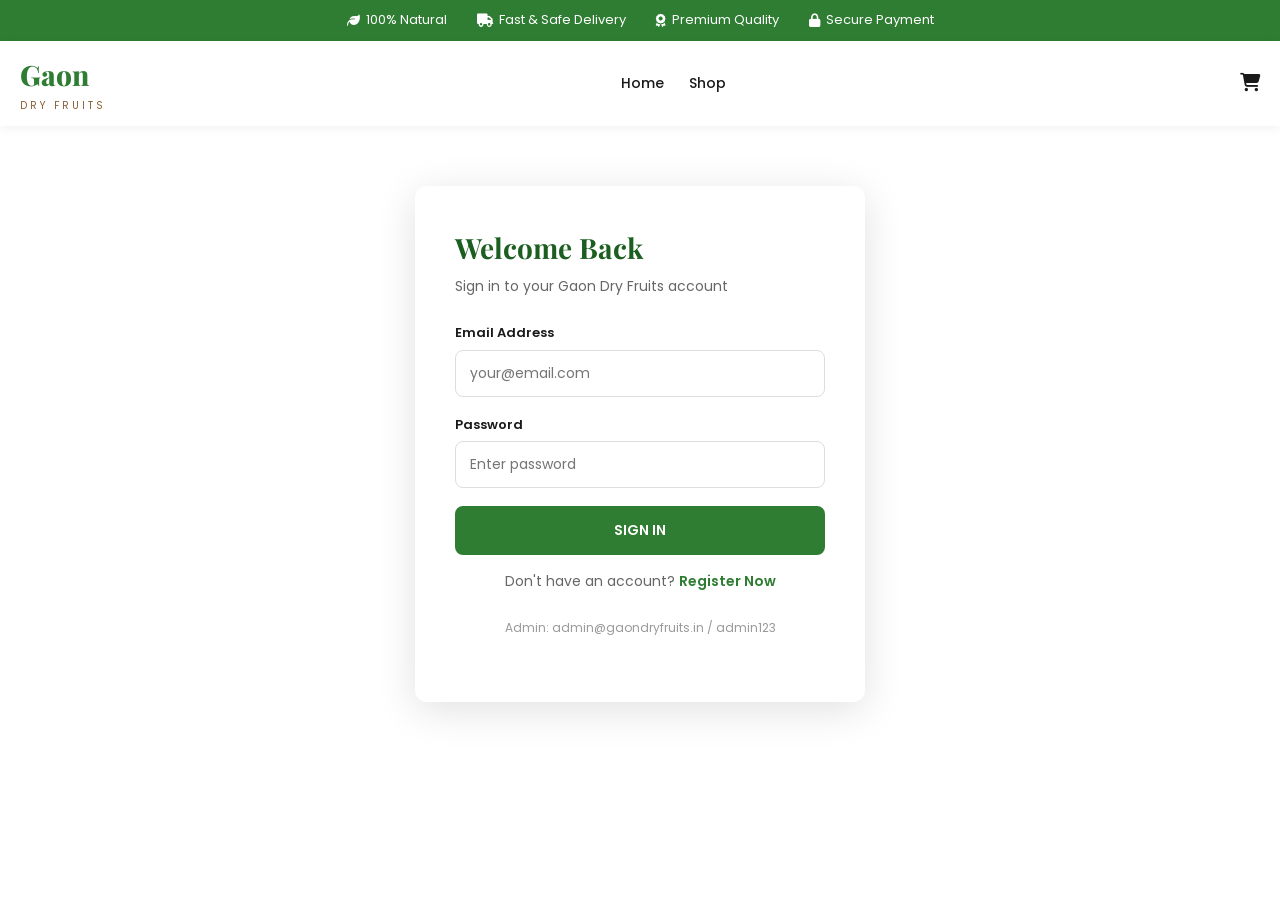
<file: my-orders.html>
<!DOCTYPE html>
<html lang="en">
<head>
  <meta charset="UTF-8">
  <meta name="viewport" content="width=device-width, initial-scale=1.0">
  <title>My Orders - Gaon Dry Fruits</title>
  <link href="https://fonts.googleapis.com/css2?family=Playfair+Display:wght@400;600;700;800;900&family=Poppins:wght@300;400;500;600;700&display=swap" rel="stylesheet">
  <link rel="stylesheet" href="https://cdnjs.cloudflare.com/ajax/libs/font-awesome/6.4.0/css/all.min.css">
  <link rel="stylesheet" href="css/style.css">
</head>
<body>
  <div class="top-bar">
    <div class="container">
      <span><i class="fas fa-leaf"></i> 100% Natural</span>
      <span><i class="fas fa-truck"></i> Fast & Safe Delivery</span>
    </div>
  </div>
  <nav class="navbar">
    <div class="container">
      <a href="index.html" class="logo"><div><div class="logo-text">Gaon</div><div class="logo-sub">Dry Fruits</div></div></a>
      <ul class="nav-links">
        <li><a href="index.html">Home</a></li>
        <li><a href="shop.html">Shop</a></li>
        <li><a href="my-orders.html" class="active">My Orders</a></li>
      </ul>
      <div class="nav-icons">
        <a href="#" onclick="User.logout();return false"><i class="fas fa-sign-out-alt"></i></a>
        <a href="cart.html" style="position:relative"><i class="fas fa-shopping-cart"></i><span class="cart-count" style="display:none">0</span></a>
      </div>
    </div>
  </nav>

  <div class="container orders-list">
    <h2 style="font-family:'Playfair Display';font-size:32px;color:var(--green-dark);margin-bottom:30px" class="reveal">My Orders</h2>
    <div id="ordersList"></div>
  </div>

  <script src="js/main.js"></script>
  <script>
    const user = User.getCurrent();
    if (!user) { window.location.href = 'login.html'; }
    
    const orders = user.isAdmin ? Orders.getAll() : Orders.getUserOrders(user.email);
    const container = document.getElementById('ordersList');

    if (orders.length === 0) {
      container.innerHTML = '<div class="empty-state"><h2>No orders yet</h2><p><a href="shop.html" style="color:var(--green)">Start shopping!</a></p></div>';
    } else {
      container.innerHTML = orders.map(o => `
        <div class="order-card reveal">
          <div class="order-card-header">
            <div><h4>Order #${o.trackingId}</h4><span style="font-size:12px;color:#999">${new Date(o.createdAt).toLocaleDateString()}</span></div>
            <span class="status-badge ${o.orderStatus.toLowerCase()}">${o.orderStatus}</span>
          </div>
          <div class="order-items">
            ${o.items.map(i => `<img src="${i.image}" alt="${i.name}" title="${i.name} x${i.quantity}">`).join('')}
          </div>
          <div class="order-card-footer">
            <span style="font-size:13px;color:#666">${o.items.length} items</span>
            <div>
              <span style="font-weight:700;font-size:16px;color:var(--green)">${o.totalAmount}.00</span>
              <a href="track-order.html" class="btn btn-primary" style="padding:6px 14px;font-size:12px;margin-left:15px">Track</a>
            </div>
          </div>
        </div>
      `).join('');
      setTimeout(initScrollAnimations, 100);
    }
  </script>
</body>
</html>
</file>
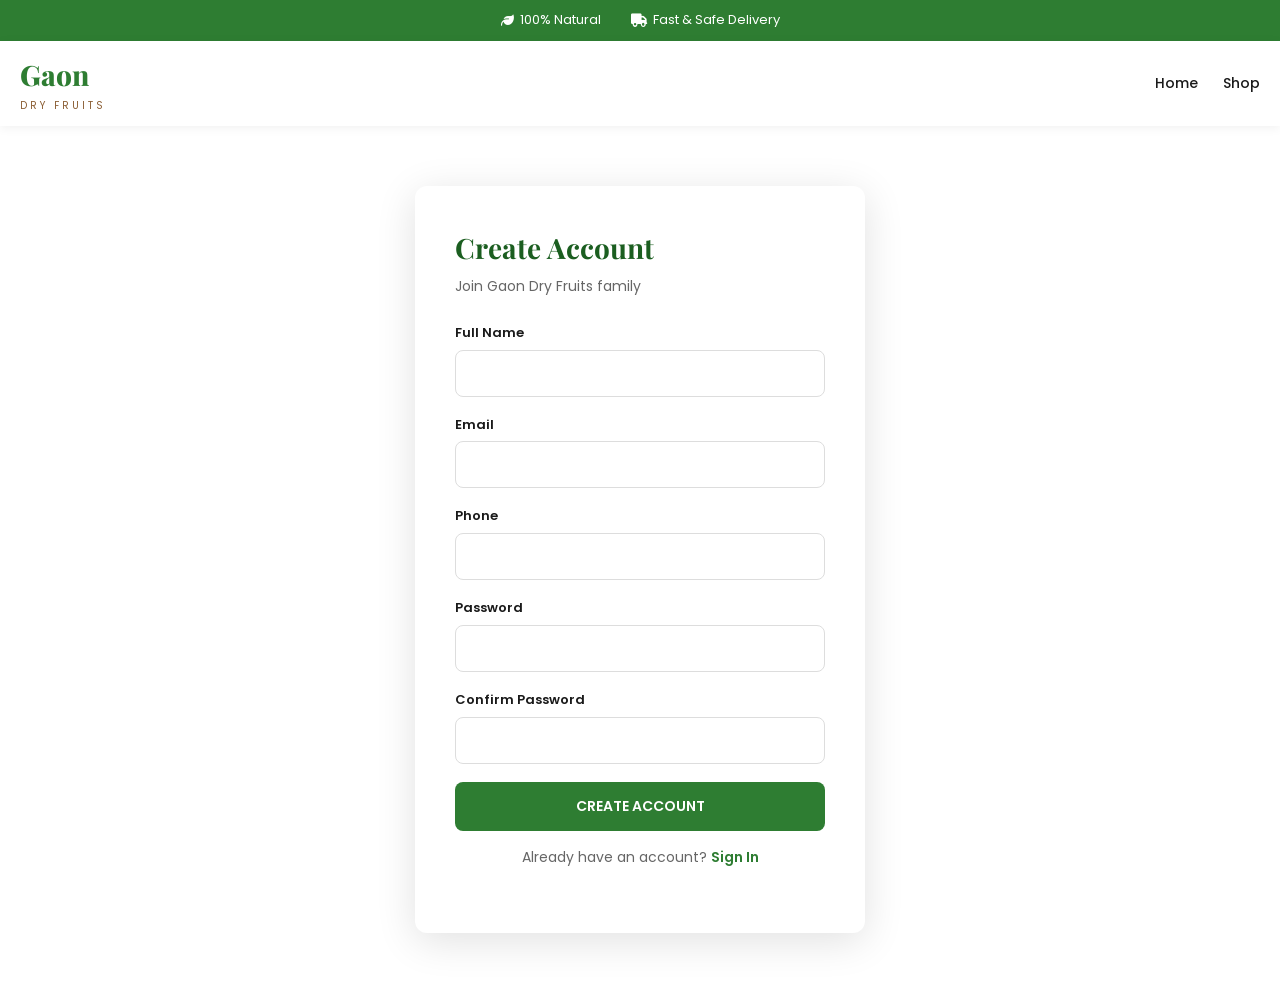
<file: register.html>
<!DOCTYPE html>
<html lang="en">
<head>
  <meta charset="UTF-8">
  <meta name="viewport" content="width=device-width, initial-scale=1.0">
  <title>Register - Gaon Dry Fruits</title>
  <link href="https://fonts.googleapis.com/css2?family=Playfair+Display:wght@400;600;700;800;900&family=Poppins:wght@300;400;500;600;700&display=swap" rel="stylesheet">
  <link rel="stylesheet" href="https://cdnjs.cloudflare.com/ajax/libs/font-awesome/6.4.0/css/all.min.css">
  <link rel="stylesheet" href="css/style.css">
</head>
<body>
  <div class="top-bar">
    <div class="container">
      <span><i class="fas fa-leaf"></i> 100% Natural</span>
      <span><i class="fas fa-truck"></i> Fast & Safe Delivery</span>
    </div>
  </div>
  <nav class="navbar">
    <div class="container">
      <a href="index.html" class="logo"><div><div class="logo-text">Gaon</div><div class="logo-sub">Dry Fruits</div></div></a>
      <ul class="nav-links"><li><a href="index.html">Home</a></li><li><a href="shop.html">Shop</a></li></ul>
    </div>
  </nav>

  <div class="auth-page">
    <div class="auth-container">
      <h2>Create Account</h2>
      <p>Join Gaon Dry Fruits family</p>
      <div id="errorBox" style="display:none;background:#FFEBEE;color:#C62828;padding:10px;border-radius:4px;margin-bottom:15px;font-size:13px"></div>
      <form onsubmit="handleRegister(event)">
        <div class="form-group"><label>Full Name</label><input id="regName" required></div>
        <div class="form-group"><label>Email</label><input type="email" id="regEmail" required></div>
        <div class="form-group"><label>Phone</label><input type="tel" id="regPhone" required></div>
        <div class="form-group"><label>Password</label><input type="password" id="regPass" required minlength="4"></div>
        <div class="form-group"><label>Confirm Password</label><input type="password" id="regConfirm" required></div>
        <button type="submit" class="btn btn-primary">CREATE ACCOUNT</button>
      </form>
      <p class="auth-link">Already have an account? <a href="login.html">Sign In</a></p>
    </div>
  </div>

  <script src="js/main.js"></script>
  <script>
    function handleRegister(e) {
      e.preventDefault();
      const pass = document.getElementById('regPass').value;
      const confirm = document.getElementById('regConfirm').value;
      const errorBox = document.getElementById('errorBox');
      if (pass !== confirm) { errorBox.textContent = 'Passwords do not match'; errorBox.style.display='block'; return; }
      User.save({ _id: 'user'+Date.now(), name: document.getElementById('regName').value, email: document.getElementById('regEmail').value, phone: document.getElementById('regPhone').value, isAdmin: false });
      showToast('Account created! Please login.');
      setTimeout(() => window.location.href = 'login.html', 1500);
    }
  </script>
</body>
</html>
</file>
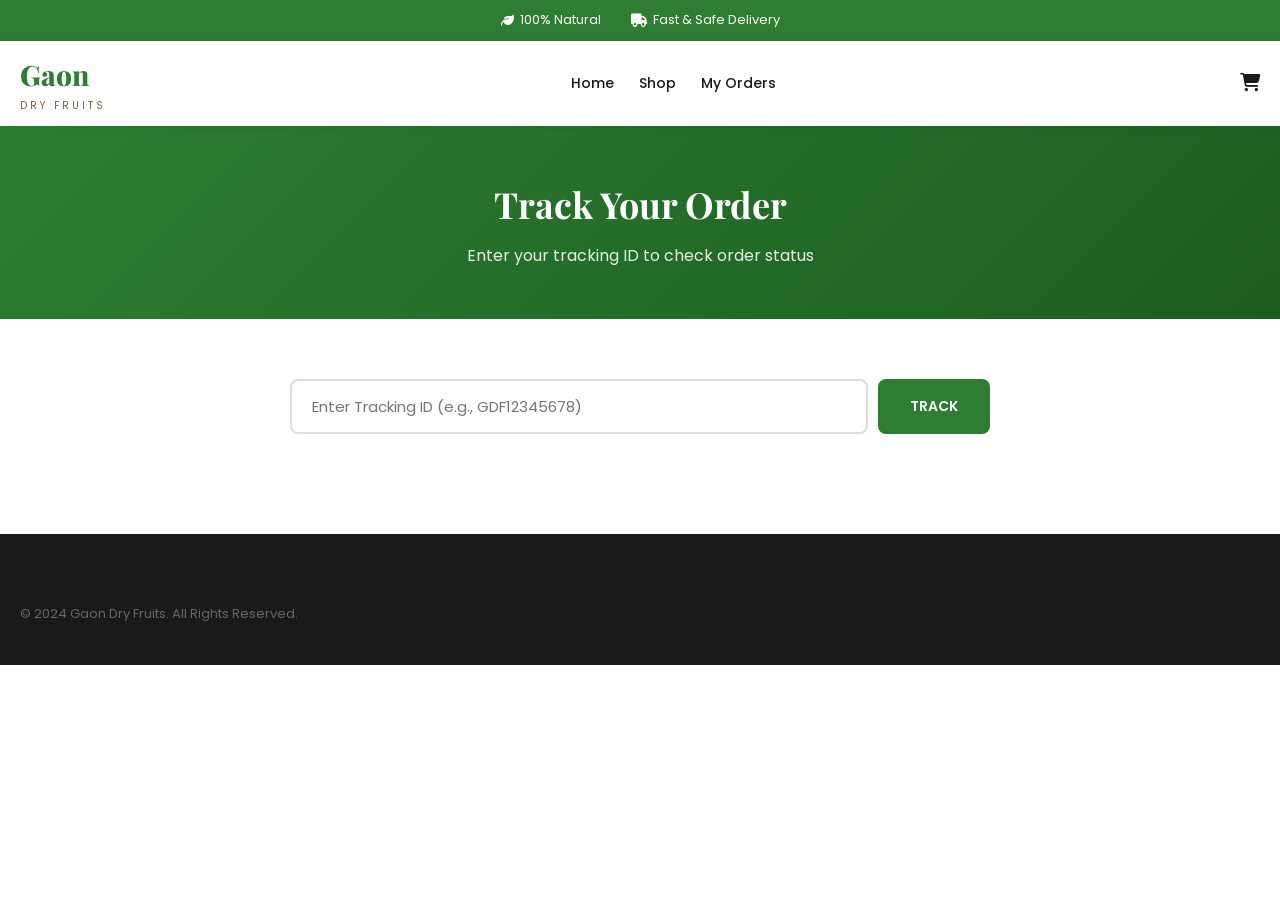
<file: track-order.html>
<!DOCTYPE html>
<html lang="en">
<head>
  <meta charset="UTF-8">
  <meta name="viewport" content="width=device-width, initial-scale=1.0">
  <title>Track Order - Gaon Dry Fruits</title>
  <link href="https://fonts.googleapis.com/css2?family=Playfair+Display:wght@400;600;700;800;900&family=Poppins:wght@300;400;500;600;700&display=swap" rel="stylesheet">
  <link rel="stylesheet" href="https://cdnjs.cloudflare.com/ajax/libs/font-awesome/6.4.0/css/all.min.css">
  <link rel="stylesheet" href="css/style.css">
</head>
<body>
  <div class="top-bar">
    <div class="container">
      <span><i class="fas fa-leaf"></i> 100% Natural</span>
      <span><i class="fas fa-truck"></i> Fast & Safe Delivery</span>
    </div>
  </div>
  <nav class="navbar">
    <div class="container">
      <a href="index.html" class="logo"><div><div class="logo-text">Gaon</div><div class="logo-sub">Dry Fruits</div></div></a>
      <ul class="nav-links">
        <li><a href="index.html">Home</a></li>
        <li><a href="shop.html">Shop</a></li>
        <li><a href="my-orders.html">My Orders</a></li>
      </ul>
      <div class="nav-icons"><a href="cart.html" style="position:relative"><i class="fas fa-shopping-cart"></i><span class="cart-count" style="display:none">0</span></a></div>
    </div>
  </nav>

  <div class="page-header">
    <h1>Track Your Order</h1>
    <p>Enter your tracking ID to check order status</p>
  </div>

  <div class="container tracking-page">
    <div class="tracking-container">
      <form class="tracking-input" onsubmit="trackOrder(event)">
        <input type="text" id="trackingInput" placeholder="Enter Tracking ID (e.g., GDF12345678)" required>
        <button type="submit" class="btn btn-primary">TRACK</button>
      </form>
      <div id="trackingResult"></div>
    </div>
  </div>

  <footer class="footer">
    <div class="container">
      <div class="footer-bottom" style="border:none;padding:20px 0">
        <p>© 2024 Gaon Dry Fruits. All Rights Reserved.</p>
      </div>
    </div>
  </footer>

  <script src="js/main.js"></script>
  <script>
    function trackOrder(e) {
      e.preventDefault();
      const trackingId = document.getElementById('trackingInput').value.trim();
      const order = Orders.findByTrackingId(trackingId);
      const result = document.getElementById('trackingResult');

      if (!order) {
        // Demo data
        const demoOrder = {
          trackingId, orderStatus: 'Shipped', createdAt: new Date(Date.now()-172800000).toISOString(),
          items: [{name:'California Almonds',price:540,quantity:2,weight:250}],
          totalAmount: 1080, shippingAddress: {name:'Demo User',city:'Delhi',phone:'9876543210',email:'demo@test.com',street:'123 MG Road',state:'Delhi',pincode:'110001'},
          trackingHistory: [
            {status:'Order Placed',date:new Date(Date.now()-172800000).toISOString(),note:'Order confirmed',location:'Warehouse'},
            {status:'Confirmed',date:new Date(Date.now()-86400000).toISOString(),note:'Payment verified',location:'Varanasi Warehouse'},
            {status:'Processing',date:new Date(Date.now()-43200000).toISOString(),note:'Packed and ready',location:'Varanasi Warehouse'},
            {status:'Shipped',date:new Date().toISOString(),note:'Out for delivery',location:'Delhi Hub'},
          ]
        };
        renderTracking(demoOrder);
        return;
      }
      renderTracking(order);
    }

    function renderTracking(order) {
      const statusSteps = ['Pending','Confirmed','Processing','Shipped','Delivered'];
      const currentIdx = statusSteps.indexOf(order.orderStatus);
      const result = document.getElementById('trackingResult');
      
      result.innerHTML = `
        <div class="reveal" style="background:white;padding:25px;border-radius:12px;box-shadow:var(--shadow);margin-bottom:30px;animation:scaleIn 0.5s ease">
          <div style="display:flex;justify-content:space-between;align-items:center;margin-bottom:15px">
            <div><h3 style="color:var(--green-dark)">Order #${order.trackingId}</h3><p style="font-size:13px;color:#999">Placed on ${new Date(order.createdAt).toLocaleDateString()}</p></div>
            <span class="status-badge ${order.orderStatus.toLowerCase()}">${order.orderStatus}</span>
          </div>
          <div style="display:flex;justify-content:space-between;padding:10px 0;border-top:1px solid #eee">
            <span style="font-size:14px">Ship to: ${order.shippingAddress?.name}, ${order.shippingAddress?.city}</span>
            <strong style="color:var(--green);font-size:18px">${order.totalAmount}.00</strong>
          </div>
        </div>

        <div class="reveal delay-2" style="background:white;padding:25px;border-radius:12px;box-shadow:var(--shadow);margin-bottom:30px">
          <h3 style="margin-bottom:20px;font-family:'Playfair Display';color:var(--green-dark)">Order Progress</h3>
          <div class="progress-bar-container">
            ${statusSteps.map((step, i) => `
              <div class="progress-step ${i <= currentIdx ? 'active' : ''}">
                <div class="step-icon"><i class="fas fa-${i <= currentIdx ? 'check' : 'circle'}"></i></div>
                <span>${step}</span>
              </div>
            `).join('')}
          </div>
        </div>

        <div class="reveal delay-3" style="background:white;padding:25px;border-radius:12px;box-shadow:var(--shadow)">
          <h3 style="margin-bottom:20px;font-family:'Playfair Display';color:var(--green-dark)">Tracking History</h3>
          <div class="timeline">
            ${(order.trackingHistory || []).reverse().map((item, i) => `
              <div class="timeline-item">
                <h4>${item.status}</h4>
                <p>${item.note} — ${item.location || ''}</p>
                <span class="time">${new Date(item.date).toLocaleString()}</span>
              </div>
            `).join('')}
          </div>
        </div>

        <div style="text-align:center;margin-top:30px">
          <button class="btn btn-primary" onclick="printLabel('${order.trackingId}')"><i class="fas fa-print"></i> Print Order Label</button>
        </div>
      `;
      setTimeout(initScrollAnimations, 100);
    }

    function printLabel(trackingId) {
      const order = Orders.findByTrackingId(trackingId);
      if (!order) { showToast('Order not found'); return; }
      const w = window.open('', '_blank');
      w.document.write(`
        <!DOCTYPE html><html><head><title>Order Label - ${order.trackingId}</title>
        <style>body{font-family:Arial,sans-serif;padding:30px;max-width:600px;margin:0 auto}
        .header{text-align:center;border-bottom:2px solid #2E7D32;padding-bottom:15px;margin-bottom:20px}
        .header h1{color:#2E7D32;font-size:28px;margin:0}.header p{color:#8B5E34;margin:5px 0 0;font-size:14px}
        .section{margin-bottom:20px}.section h3{color:#2E7D32;font-size:16px;border-bottom:1px solid #eee;padding-bottom:5px;margin-bottom:10px}
        .row{display:flex;justify-content:space-between;padding:6px 0;font-size:14px}.row strong{color:#333}
        .status{display:inline-block;padding:4px 12px;border-radius:12px;background:#E8F5E9;color:#2E7D32;font-weight:600;font-size:13px}
        table{width:100%;border-collapse:collapse;margin-top:10px}th{background:#f5f5f5;padding:8px;text-align:left;font-size:13px}
        td{padding:8px;border-bottom:1px solid #eee;font-size:13px}
        .barcode{text-align:center;margin-top:20px;padding:15px;border:2px dashed #2E7D32;font-size:18px;letter-spacing:3px;font-weight:700;color:#2E7D32}
        @media print{body{padding:15px}}</style></head><body>
        <div class="header"><h1>Gaon Dry Fruits</h1><p>Nature Se Seedha, Sehat Ka Vaada</p><p style="font-size:12px;color:#999">Order Shipping Label</p></div>
        <div class="section"><h3>📦 Order Details</h3>
        <div class="row"><span>Order ID:</span><strong>${order.trackingId}</strong></div>
        <div class="row"><span>Date:</span><strong>${new Date(order.createdAt).toLocaleDateString('en-IN',{day:'numeric',month:'long',year:'numeric'})}</strong></div>
        <div class="row"><span>Status:</span><span class="status">${order.orderStatus}</span></div>
        <div class="row"><span>Payment:</span><strong>${order.paymentMethod||'COD'}</strong></div></div>
        <div class="section"><h3>🏠 Shipping Address</h3>
        <div class="row"><span>Name:</span><strong>${order.shippingAddress?.name||'N/A'}</strong></div>
        <div class="row"><span>Phone:</span><strong>${order.shippingAddress?.phone||'N/A'}</strong></div>
        <div class="row"><span>Email:</span><strong>${order.shippingAddress?.email||'N/A'}</strong></div>
        <div class="row"><span>Address:</span><strong>${order.shippingAddress?.street||''}, ${order.shippingAddress?.city||''}, ${order.shippingAddress?.state||''} - ${order.shippingAddress?.pincode||''}</strong></div></div>
        <div class="section"><h3>🛒 Items</h3>
        <table><thead><tr><th>Product</th><th>Qty</th><th>Weight</th><th>Price</th><th>Total</th></tr></thead><tbody>
        ${order.items.map(i=>`<tr><td>${i.name}</td><td>${i.quantity}</td><td>${i.weight}g</td><td>${i.price}</td><td>${i.price*i.quantity}</td></tr>`).join('')}
        </tbody></table></div>
        <div class="section"><div class="row" style="font-size:16px;border-top:2px solid #2E7D32;padding-top:10px"><span>Total Amount:</span><strong style="color:#2E7D32;font-size:18px">${order.totalAmount}.00</strong></div></div>
        <div class="barcode">TRACKING: ${order.trackingId}</div>
        <p style="text-align:center;font-size:11px;color:#999;margin-top:15px">Gaon Dry Fruits | Varanasi, UP | support@gaondryfruits.in | +91 98765 43210</p>
        <script>window.onload=()=>window.print()<\/script>
        </body></html>`);
    }
  </script>
</body>
</html>
</file>
<file: css/style.css>
:root {
  --green: #2E7D32;
  --green-dark: #1B5E20;
  --green-light: #A5C76E;
  --brown: #8B5E34;
  --brown-light: #A67B5B;
  --beige: #F5E9D3;
  --beige-light: #FAF3E6;
  --cream: #FFF8F0;
  --white: #FFFFFF;
  --text-dark: #1a1a1a;
  --text-gray: #666;
  --text-light: #999;
  --shadow: 0 4px 20px rgba(0,0,0,0.08);
  --shadow-lg: 0 8px 40px rgba(0,0,0,0.12);
  --radius: 12px;
  --radius-sm: 8px;
}

* { margin: 0; padding: 0; box-sizing: border-box; }
html { scroll-behavior: smooth; }
body {
  font-family: 'Poppins', sans-serif;
  color: var(--text-dark);
  background: var(--white);
  line-height: 1.6;
  overflow-x: hidden;
}
h1,h2,h3,h4,h5,h6 { font-family: 'Playfair Display', serif; font-weight: 700; }
a { text-decoration: none; color: inherit; }
button { cursor: pointer; font-family: 'Poppins', sans-serif; }
img { max-width: 100%; }

/* ============ ANIMATIONS ============ */
@keyframes fadeInUp {
  from { opacity: 0; transform: translateY(40px); }
  to { opacity: 1; transform: translateY(0); }
}
@keyframes fadeInLeft {
  from { opacity: 0; transform: translateX(-40px); }
  to { opacity: 1; transform: translateX(0); }
}
@keyframes fadeInRight {
  from { opacity: 0; transform: translateX(40px); }
  to { opacity: 1; transform: translateX(0); }
}
@keyframes fadeIn {
  from { opacity: 0; }
  to { opacity: 1; }
}
@keyframes scaleIn {
  from { opacity: 0; transform: scale(0.8); }
  to { opacity: 1; transform: scale(1); }
}
@keyframes slideDown {
  from { opacity: 0; transform: translateY(-20px); }
  to { opacity: 1; transform: translateY(0); }
}
@keyframes bounce {
  0%, 100% { transform: translateY(0); }
  50% { transform: translateY(-10px); }
}
@keyframes pulse {
  0%, 100% { transform: scale(1); }
  50% { transform: scale(1.05); }
}
@keyframes float {
  0%, 100% { transform: translateY(0px); }
  50% { transform: translateY(-15px); }
}
@keyframes spin {
  to { transform: rotate(360deg); }
}
@keyframes shimmer {
  0% { background-position: -200px 0; }
  100% { background-position: 200px 0; }
}
@keyframes slideInRight {
  from { transform: translateX(100%); opacity: 0; }
  to { transform: translateX(0); opacity: 1; }
}

.animate-fade-up { opacity: 0; animation: fadeInUp 0.8s ease forwards; }
.animate-fade-left { opacity: 0; animation: fadeInLeft 0.8s ease forwards; }
.animate-fade-right { opacity: 0; animation: fadeInRight 0.8s ease forwards; }
.animate-scale { opacity: 0; animation: scaleIn 0.6s ease forwards; }
.delay-1 { animation-delay: 0.1s; }
.delay-2 { animation-delay: 0.2s; }
.delay-3 { animation-delay: 0.3s; }
.delay-4 { animation-delay: 0.4s; }
.delay-5 { animation-delay: 0.5s; }
.delay-6 { animation-delay: 0.6s; }

.reveal { opacity: 0; transform: translateY(30px); transition: all 0.8s ease; }
.reveal.visible { opacity: 1; transform: translateY(0); }

/* ============ TOP BAR ============ */
.top-bar {
  background: var(--green);
  color: white;
  padding: 10px 0;
  font-size: 13px;
  animation: slideDown 0.5s ease;
}
.top-bar .container {
  display: flex;
  justify-content: center;
  gap: 30px;
  align-items: center;
  flex-wrap: wrap;
}
.top-bar span { display: flex; align-items: center; gap: 6px; transition: opacity 0.3s; }
.top-bar span:hover { opacity: 0.8; }

/* ============ NAVBAR ============ */
.navbar {
  background: white;
  box-shadow: 0 2px 10px rgba(0,0,0,0.06);
  position: sticky;
  top: 0;
  z-index: 1000;
  transition: box-shadow 0.3s;
}
.navbar.scrolled { box-shadow: 0 4px 20px rgba(0,0,0,0.1); }
.navbar .container {
  display: flex;
  justify-content: space-between;
  align-items: center;
  padding: 12px 20px;
}
.logo { display: flex; align-items: center; gap: 8px; transition: transform 0.3s; }
.logo:hover { transform: scale(1.03); }
.logo-text { font-family: 'Playfair Display', serif; font-size: 28px; font-weight: 800; color: var(--green); }
.logo-sub { font-size: 10px; color: var(--brown); letter-spacing: 3px; text-transform: uppercase; }
.nav-links { display: flex; list-style: none; gap: 25px; align-items: center; }
.nav-links a {
  font-size: 14px; font-weight: 500; color: var(--text-dark);
  transition: color 0.3s; position: relative; padding: 5px 0;
}
.nav-links a:hover, .nav-links a.active { color: var(--green); }
.nav-links a::after {
  content: ''; position: absolute; bottom: 0; left: 0; width: 0; height: 2px;
  background: var(--green); transition: width 0.3s;
}
.nav-links a:hover::after, .nav-links a.active::after { width: 100%; }
.nav-icons { display: flex; gap: 15px; align-items: center; }
.nav-icons a, .nav-icons button {
  background: none; border: none; font-size: 18px; color: var(--text-dark);
  position: relative; cursor: pointer; transition: transform 0.3s, color 0.3s;
}
.nav-icons a:hover, .nav-icons button:hover { transform: scale(1.1); color: var(--green); }
.cart-count {
  position: absolute; top: -8px; right: -10px; background: var(--green);
  color: white; font-size: 10px; width: 18px; height: 18px; border-radius: 50%;
  display: flex; align-items: center; justify-content: center; font-weight: 600;
  animation: pulse 2s infinite;
}

/* ============ CONTAINER ============ */
.container { max-width: 1280px; margin: 0 auto; padding: 0 20px; }

/* ============ HERO ============ */
/* ============ HERO SLIDER ============ */
.hero-slider-container {
  position: relative;
  overflow: hidden;
  min-height: 550px;
  padding: 0;
  background: linear-gradient(135deg, var(--cream) 0%, var(--beige-light) 50%, var(--beige) 100%);
  display: flex;
  align-items: center;
}
.hero-slides {
  width: 100%;
  position: relative;
}
.hero-slide {
  position: absolute;
  top: 0;
  left: 0;
  width: 100%;
  opacity: 0;
  visibility: hidden;
  transition: opacity 0.8s cubic-bezier(0.4, 0, 0.2, 1), visibility 0.8s cubic-bezier(0.4, 0, 0.2, 1);
  pointer-events: none;
  padding: 60px 0;
}
.hero-slide.active {
  position: relative;
  opacity: 1;
  visibility: visible;
  pointer-events: auto;
}
.hero-slide .container {
  display: grid;
  grid-template-columns: 1fr;
  gap: 40px;
  align-items: center;
  position: relative;
  z-index: 2;
}

/* Animations reset/trigger on active slide */
.hero-slide .hero-content h1,
.hero-slide .hero-content p,
.hero-slide .hero-content .btn {
  opacity: 0;
  transform: translateY(30px);
  transition: opacity 0.8s cubic-bezier(0.25, 1, 0.5, 1), transform 0.8s cubic-bezier(0.25, 1, 0.5, 1);
}
.hero-slide .hero-image {
  opacity: 0;
  transform: scale(1.05);
  transition: opacity 1.2s ease, transform 1.2s ease;
}

.hero-slide.active .hero-content h1 {
  opacity: 1;
  transform: translateY(0);
  transition-delay: 0.1s;
}
.hero-slide.active .hero-content p {
  opacity: 1;
  transform: translateY(0);
  transition-delay: 0.3s;
}
.hero-slide.active .hero-content .btn {
  opacity: 1;
  transform: translateY(0);
  transition-delay: 0.5s;
}
.hero-slide.active .hero-image {
  opacity: 1;
  transform: scale(1);
  transition-delay: 0.1s;
}

.hero-badge {
  display: inline-block; background: var(--green); color: white;
  padding: 6px 16px; border-radius: 20px; font-size: 13px; font-weight: 600;
  margin-bottom: 15px; animation: pulse 3s infinite;
}
.hero h1 { font-size: 48px; color: var(--green-dark); line-height: 1.2; margin-bottom: 15px; }
.hero h1 span { color: var(--brown); }
.hero p { font-size: 16px; color: var(--text-gray); margin-bottom: 25px; max-width: 600px; }
.hero-image {
  position: absolute;
  top: 0;
  left: 0;
  width: 100%;
  height: 100%;
  z-index: 1;
  pointer-events: none;
}
.hero-image img {
  width: 100%;
  height: 100%;
  object-fit: cover;
  opacity: 0.12;
  transition: transform 0.5s;
  border-radius: 0;
}
.hero-image:hover img { transform: scale(1.02); }
.hero-natural-badge {
  position: absolute;
  top: 40px;
  right: 80px;
  background: var(--green);
  color: white;
  width: 70px;
  height: 70px;
  border-radius: 50%;
  display: flex;
  flex-direction: column;
  align-items: center;
  justify-content: center;
  font-size: 11px;
  font-weight: 700;
  box-shadow: var(--shadow-lg);
  animation: float 3s ease-in-out infinite;
  z-index: 3;
}

/* Slider Controls */
.slider-btn {
  position: absolute;
  top: 50%;
  transform: translateY(-50%);
  background: rgba(255, 255, 255, 0.25);
  backdrop-filter: blur(8px);
  -webkit-backdrop-filter: blur(8px);
  border: 1px solid rgba(255, 255, 255, 0.4);
  color: var(--green-dark);
  width: 50px;
  height: 50px;
  border-radius: 50%;
  display: flex;
  align-items: center;
  justify-content: center;
  font-size: 18px;
  transition: all 0.3s ease;
  z-index: 10;
}
.slider-btn:hover {
  background: var(--green);
  color: white;
  border-color: var(--green);
  box-shadow: 0 4px 15px rgba(46,125,50,0.3);
}
.prev-btn { left: 30px; }
.next-btn { right: 30px; }

/* Slider Dots */
.slider-dots {
  position: absolute;
  bottom: 25px;
  left: 50%;
  transform: translateX(-50%);
  display: flex;
  gap: 12px;
  z-index: 10;
}
.slider-dots .dot {
  width: 10px;
  height: 10px;
  border-radius: 50%;
  background: rgba(46, 125, 50, 0.2);
  cursor: pointer;
  transition: all 0.3s ease;
}
.slider-dots .dot:hover {
  background: rgba(46, 125, 50, 0.5);
}
.slider-dots .dot.active {
  background: var(--green);
  width: 25px;
  border-radius: 5px;
}

/* ============ BUTTONS ============ */
.btn {
  display: inline-block; padding: 14px 32px; border-radius: var(--radius-sm);
  font-weight: 600; font-size: 14px; transition: all 0.3s; border: none;
  text-align: center; position: relative; overflow: hidden;
}
.btn::before {
  content: ''; position: absolute; top: 0; left: -100%; width: 100%; height: 100%;
  background: linear-gradient(90deg, transparent, rgba(255,255,255,0.3), transparent);
  transition: left 0.5s;
}
.btn:hover::before { left: 100%; }
.btn-primary { background: var(--green); color: white; }
.btn-primary:hover { background: var(--green-dark); transform: translateY(-2px); box-shadow: 0 4px 15px rgba(46,125,50,0.4); }
.btn-outline { background: transparent; color: var(--green); border: 2px solid var(--green); }
.btn-outline:hover { background: var(--green); color: white; transform: translateY(-2px); }

/* ============ FEATURES BAR ============ */
.features-bar {
  background: white; padding: 30px 0; border-bottom: 1px solid #eee;
}
.features-bar .container { display: grid; grid-template-columns: repeat(4, 1fr); gap: 20px; }
.feature-item {
  display: flex; align-items: center; gap: 12px; transition: transform 0.3s;
}
.feature-item:hover { transform: translateY(-3px); }
.feature-icon {
  width: 50px; height: 50px; border-radius: 50%; background: var(--beige-light);
  display: flex; align-items: center; justify-content: center;
  color: var(--green); font-size: 20px; transition: all 0.3s;
}
.feature-item:hover .feature-icon { background: var(--green); color: white; transform: rotate(10deg); }
.feature-text h4 { font-size: 14px; font-family: 'Poppins', sans-serif; font-weight: 600; }
.feature-text p { font-size: 12px; color: var(--text-light); }

/* ============ SECTIONS ============ */
.section-header { text-align: center; margin-bottom: 40px; }
.section-header h2 { font-size: 36px; color: var(--green-dark); margin-bottom: 10px; }
.section-header .subtitle { color: var(--text-gray); font-size: 15px; }
.section-header .divider {
  display: flex; align-items: center; justify-content: center; gap: 10px; margin-top: 10px;
}
.section-header .divider::before, .section-header .divider::after {
  content: ''; width: 60px; height: 2px; background: var(--green-light);
}

/* ============ CATEGORIES ============ */
.categories { padding: 60px 0; background: var(--cream); }
.category-grid { display: grid; grid-template-columns: repeat(6, 1fr); gap: 20px; }
.category-card {
  background: white; border-radius: var(--radius); padding: 20px 15px;
  text-align: center; transition: all 0.4s; cursor: pointer; box-shadow: var(--shadow);
}
.category-card:hover {
  transform: translateY(-8px); box-shadow: var(--shadow-lg);
}
.category-card img {
  width: 100px; height: 100px; object-fit: cover; border-radius: 50%;
  margin-bottom: 12px; transition: transform 0.4s;
}
.category-card:hover img { transform: scale(1.1) rotate(5deg); }
.category-card h4 { font-size: 14px; font-family: 'Poppins', sans-serif; font-weight: 600; margin-bottom: 8px; }
.category-card .btn { padding: 6px 16px; font-size: 11px; }

/* ============ PRODUCTS ============ */
.products { padding: 60px 0; }
.product-grid { display: grid; grid-template-columns: repeat(auto-fill, minmax(220px, 1fr)); gap: 25px; }
.product-card {
  background: white; border-radius: var(--radius); overflow: hidden;
  box-shadow: var(--shadow); transition: all 0.4s; position: relative;
}
.product-card:hover { transform: translateY(-8px); box-shadow: var(--shadow-lg); }
.product-badge {
  position: absolute; top: 10px; left: 10px; background: var(--green);
  color: white; padding: 4px 10px; border-radius: 4px; font-size: 11px;
  font-weight: 600; z-index: 1; animation: fadeIn 0.5s ease;
}
.product-card img {
  width: 100%; height: 200px; object-fit: cover; transition: transform 0.5s;
}
.product-card:hover img { transform: scale(1.08); }
.product-info { padding: 15px; }
.product-info h4 { font-size: 14px; font-family: 'Poppins', sans-serif; font-weight: 600; margin-bottom: 5px; }
.product-info .price { color: var(--green); font-weight: 700; font-size: 16px; margin-bottom: 10px; }
.product-info .price .old-price { color: var(--text-light); text-decoration: line-through; font-size: 13px; font-weight: 400; margin-left: 5px; }
.product-info .weight { font-size: 12px; color: var(--text-light); }
.btn-add-cart {
  width: 100%; padding: 10px; background: var(--green); color: white;
  border: none; font-weight: 600; font-size: 13px; transition: all 0.3s;
  border-radius: 0 0 var(--radius) var(--radius);
}
.btn-add-cart:hover { background: var(--green-dark); }

/* ============ WHY CHOOSE ============ */
.why-choose { padding: 60px 0; background: var(--beige-light); }
.why-grid { display: grid; grid-template-columns: 1fr 1fr; gap: 40px; align-items: center; }
.why-content h2 { font-size: 36px; color: var(--green-dark); margin-bottom: 15px; }
.why-content p { color: var(--text-gray); margin-bottom: 20px; }
.why-features { display: grid; grid-template-columns: repeat(3, 1fr); gap: 15px; margin-top: 20px; }
.why-feature { text-align: center; transition: transform 0.3s; }
.why-feature:hover { transform: translateY(-5px); }
.why-feature-icon {
  width: 50px; height: 50px; border-radius: 50%; background: white;
  display: flex; align-items: center; justify-content: center;
  margin: 0 auto 8px; color: var(--green); font-size: 20px; box-shadow: var(--shadow);
  transition: all 0.3s;
}
.why-feature:hover .why-feature-icon { background: var(--green); color: white; transform: scale(1.1); }
.why-feature span { font-size: 12px; color: var(--text-gray); font-weight: 500; }
.why-image img { border-radius: var(--radius); box-shadow: var(--shadow-lg); transition: transform 0.5s; }
.why-image:hover img { transform: scale(1.02); }

/* ============ NEWSLETTER ============ */
.newsletter { background: var(--green); padding: 50px 0; }
.newsletter .container { display: flex; align-items: center; justify-content: space-between; gap: 30px; }
.newsletter-content { display: flex; align-items: center; gap: 20px; }
.newsletter-content img { width: 80px; height: 80px; border-radius: 8px; }
.newsletter-content h3 { color: white; font-size: 24px; }
.newsletter-content p { color: rgba(255,255,255,0.8); font-size: 14px; }
.newsletter-form { display: flex; gap: 10px; max-width: 400px; }
.newsletter-form input {
  flex: 1; padding: 14px 20px; border: none; border-radius: var(--radius-sm);
  font-size: 14px; font-family: 'Poppins', sans-serif;
}
.newsletter-form button {
  padding: 14px 28px; background: var(--brown); color: white;
  border: none; border-radius: var(--radius-sm); font-weight: 600; font-size: 14px;
  transition: background 0.3s;
}
.newsletter-form button:hover { background: #6d4a29; }

/* ============ FOOTER ============ */
.footer { background: #1a1a1a; color: white; padding: 50px 0 20px; }
.footer-grid { display: grid; grid-template-columns: 1.5fr 1fr 1fr 1fr; gap: 40px; margin-bottom: 40px; }
.footer-brand .logo-text { color: white; font-size: 24px; }
.footer-brand .logo-sub { color: var(--green-light); }
.footer-brand p { color: #999; font-size: 13px; margin: 15px 0; }
.footer-social { display: flex; gap: 10px; }
.footer-social a {
  width: 36px; height: 36px; border-radius: 50%; background: #333;
  display: flex; align-items: center; justify-content: center; color: white;
  transition: all 0.3s;
}
.footer-social a:hover { background: var(--green); transform: translateY(-3px); }
.footer h4 { font-family: 'Poppins', sans-serif; font-size: 16px; margin-bottom: 15px; color: white; }
.footer ul { list-style: none; }
.footer ul li { margin-bottom: 8px; }
.footer ul li a { color: #999; font-size: 13px; transition: color 0.3s, padding-left 0.3s; }
.footer ul li a:hover { color: var(--green-light); padding-left: 5px; }
.footer-contact li {
  display: flex; align-items: flex-start; gap: 10px;
  color: #999; font-size: 13px; margin-bottom: 12px;
}
.footer-bottom {
  border-top: 1px solid #333; padding-top: 20px;
  display: flex; justify-content: space-between; align-items: center; flex-wrap: wrap; gap: 10px;
}
.footer-bottom p { color: #666; font-size: 13px; }
.payment-icons { display: flex; gap: 10px; }
.payment-icons span { background: #333; padding: 4px 10px; border-radius: 4px; font-size: 12px; color: #999; }

/* ============ SHOP PAGE ============ */
.shop-layout { display: grid; grid-template-columns: 260px 1fr; gap: 30px; padding: 40px 0; }
.sidebar h3 { font-family: 'Poppins', sans-serif; font-size: 16px; font-weight: 700; margin-bottom: 15px; color: var(--green-dark); }
.filter-section { margin-bottom: 25px; padding-bottom: 20px; border-bottom: 1px solid #eee; }
.filter-section label {
  display: flex; align-items: center; gap: 8px; margin-bottom: 8px;
  font-size: 14px; cursor: pointer; color: var(--text-gray); transition: color 0.3s;
}
.filter-section label:hover { color: var(--green); }
.filter-section input[type="checkbox"], .filter-section input[type="radio"] { accent-color: var(--green); }
.price-range { display: flex; align-items: center; gap: 10px; margin-top: 10px; }
.price-range input {
  width: 80px; padding: 6px 10px; border: 1px solid #ddd;
  border-radius: 4px; font-size: 13px;
}
.shop-header { display: flex; justify-content: space-between; align-items: center; margin-bottom: 20px; }
.shop-header select { padding: 8px 12px; border: 1px solid #ddd; border-radius: 4px; font-family: 'Poppins', sans-serif; }
.results-count { font-size: 14px; color: var(--text-gray); }

/* ============ PRODUCT DETAIL ============ */
.product-detail { padding: 40px 0; }
.product-detail-grid { display: grid; grid-template-columns: 1fr 1fr; gap: 40px; }
.product-detail-img { border-radius: var(--radius); overflow: hidden; box-shadow: var(--shadow); }
.product-detail-img img { width: 100%; height: 500px; object-fit: cover; }
.product-detail-info h1 { font-size: 32px; color: var(--green-dark); margin-bottom: 5px; }
.product-detail-info .category-tag {
  display: inline-block; background: var(--beige); color: var(--brown);
  padding: 4px 12px; border-radius: 4px; font-size: 13px; margin-bottom: 15px;
}
.product-detail-info .price { font-size: 28px; color: var(--green); font-weight: 700; margin-bottom: 15px; }
.product-detail-info .price .old-price { color: var(--text-light); text-decoration: line-through; font-size: 20px; margin-left: 10px; font-weight: 400; }
.product-detail-info .description { color: var(--text-gray); margin-bottom: 20px; font-size: 14px; }
.weight-selector { display: flex; gap: 10px; margin-bottom: 20px; }
.weight-btn {
  padding: 8px 20px; border: 2px solid #ddd; border-radius: 4px;
  background: white; font-size: 13px; transition: all 0.3s;
}
.weight-btn.active, .weight-btn:hover { border-color: var(--green); background: var(--green); color: white; }
.qty-selector { display: flex; align-items: center; gap: 15px; margin-bottom: 20px; }
.qty-selector button {
  width: 36px; height: 36px; border: 1px solid #ddd; border-radius: 4px;
  background: white; font-size: 18px; transition: all 0.3s;
}
.qty-selector button:hover { background: var(--green); color: white; border-color: var(--green); }
.qty-selector span { font-size: 16px; font-weight: 600; }

/* ============ CART ============ */
.cart-page { padding: 40px 0; }
.cart-layout { display: grid; grid-template-columns: 2fr 1fr; gap: 30px; }
.cart-items { background: white; border-radius: var(--radius); box-shadow: var(--shadow); overflow: hidden; }
.cart-item {
  display: grid; grid-template-columns: 80px 2fr 1fr 1fr auto;
  gap: 15px; align-items: center; padding: 20px; border-bottom: 1px solid #eee;
  transition: background 0.3s;
}
.cart-item:hover { background: #fafafa; }
.cart-item img { width: 80px; height: 80px; object-fit: cover; border-radius: var(--radius-sm); }
.cart-item h4 { font-family: 'Poppins', sans-serif; font-size: 14px; font-weight: 600; }
.cart-qty { display: flex; align-items: center; gap: 8px; }
.cart-qty button {
  width: 28px; height: 28px; border: 1px solid #ddd; border-radius: 4px;
  background: white; transition: all 0.3s;
}
.cart-qty button:hover { background: var(--green); color: white; border-color: var(--green); }
.remove-btn { color: #e74c3c; background: none; border: none; font-size: 18px; transition: transform 0.3s; }
.remove-btn:hover { transform: scale(1.2); }
.cart-summary {
  background: white; border-radius: var(--radius); box-shadow: var(--shadow);
  padding: 25px; height: fit-content; position: sticky; top: 100px;
}
.cart-summary h3 { font-size: 20px; margin-bottom: 20px; color: var(--green-dark); }
.cart-summary-row { display: flex; justify-content: space-between; margin-bottom: 12px; font-size: 14px; }
.cart-summary-row.total { border-top: 2px solid #eee; padding-top: 12px; font-weight: 700; font-size: 18px; color: var(--green); }
.cart-summary .btn { width: 100%; margin-top: 15px; }

/* ============ AUTH ============ */
.auth-page { padding: 60px 0; min-height: 70vh; display: flex; align-items: center; justify-content: center; }
.auth-container {
  background: white; padding: 40px; border-radius: var(--radius);
  box-shadow: var(--shadow-lg); max-width: 450px; width: 100%;
  animation: scaleIn 0.5s ease;
}
.auth-container h2 { font-size: 28px; color: var(--green-dark); margin-bottom: 5px; }
.auth-container p { color: var(--text-gray); margin-bottom: 25px; font-size: 14px; }
.form-group { margin-bottom: 18px; }
.form-group label { display: block; font-size: 13px; font-weight: 600; margin-bottom: 6px; color: var(--text-dark); }
.form-group input, .form-group select, .form-group textarea {
  width: 100%; padding: 12px 14px; border: 1px solid #ddd; border-radius: var(--radius-sm);
  font-family: 'Poppins', sans-serif; font-size: 14px; transition: border-color 0.3s, box-shadow 0.3s;
}
.form-group input:focus, .form-group select:focus, .form-group textarea:focus {
  outline: none; border-color: var(--green); box-shadow: 0 0 0 3px rgba(46,125,50,0.1);
}
.auth-container .btn { width: 100%; }
.auth-link { text-align: center; margin-top: 15px; font-size: 14px; color: var(--text-gray); }
.auth-link a { color: var(--green); font-weight: 600; }

/* ============ CHECKOUT ============ */
.checkout-page { padding: 40px 0; }
.checkout-layout { display: grid; grid-template-columns: 1.5fr 1fr; gap: 30px; }
.checkout-section {
  background: white; padding: 30px; border-radius: var(--radius);
  box-shadow: var(--shadow); margin-bottom: 20px;
}
.checkout-section h3 {
  font-size: 20px; color: var(--green-dark); margin-bottom: 20px;
  padding-bottom: 10px; border-bottom: 1px solid #eee;
}
.checkout-item {
  display: flex; gap: 15px; align-items: center; padding: 10px 0; border-bottom: 1px solid #f5f5f5;
}
.checkout-item img { width: 60px; height: 60px; object-fit: cover; border-radius: var(--radius-sm); }
.checkout-item-info { flex: 1; }
.checkout-item-info h4 { font-family: 'Poppins', sans-serif; font-size: 14px; }
.checkout-item-info p { font-size: 12px; color: var(--text-gray); }

/* ============ TRACKING ============ */
.tracking-page { padding: 60px 0; }
.tracking-container { max-width: 700px; margin: 0 auto; }
.tracking-input { display: flex; gap: 10px; margin-bottom: 40px; }
.tracking-input input {
  flex: 1; padding: 14px 20px; border: 2px solid #ddd; border-radius: var(--radius-sm);
  font-size: 15px; font-family: 'Poppins', sans-serif; transition: border-color 0.3s;
}
.tracking-input input:focus { outline: none; border-color: var(--green); }
.timeline { position: relative; padding-left: 30px; }
.timeline::before {
  content: ''; position: absolute; left: 8px; top: 0; bottom: 0;
  width: 2px; background: #ddd;
}
.timeline-item { position: relative; margin-bottom: 25px; animation: fadeInLeft 0.5s ease; }
.timeline-item::before {
  content: ''; position: absolute; left: -26px; top: 4px; width: 14px; height: 14px;
  border-radius: 50%; background: var(--green); border: 3px solid white;
  box-shadow: 0 0 0 2px var(--green);
}
.timeline-item.pending::before { background: #ddd; box-shadow: 0 0 0 2px #ddd; }
.timeline-item h4 { font-family: 'Poppins', sans-serif; font-size: 15px; margin-bottom: 3px; }
.timeline-item p { font-size: 13px; color: var(--text-gray); }
.timeline-item .time { font-size: 12px; color: var(--text-light); }

/* ============ ADMIN ============ */
.admin-layout { display: grid; grid-template-columns: 250px 1fr; min-height: calc(100vh - 80px); }
.admin-sidebar { background: #1a1a2e; padding: 20px 0; color: white; }
.admin-sidebar h3 { padding: 0 20px 20px; font-size: 18px; border-bottom: 1px solid #333; margin-bottom: 15px; }
.admin-sidebar ul { list-style: none; }
.admin-sidebar li a {
  display: flex; align-items: center; gap: 12px; padding: 12px 20px;
  color: #ccc; font-size: 14px; transition: all 0.3s;
}
.admin-sidebar li a:hover, .admin-sidebar li a.active {
  background: rgba(46,125,50,0.3); color: white; border-left: 3px solid var(--green);
}
.admin-content { padding: 30px; background: #f5f5f5; }
.stats-grid { display: grid; grid-template-columns: repeat(4, 1fr); gap: 20px; margin-bottom: 30px; }
.stat-card {
  background: white; padding: 25px; border-radius: var(--radius); box-shadow: var(--shadow);
  transition: transform 0.3s;
}
.stat-card:hover { transform: translateY(-5px); }
.stat-card .stat-icon {
  width: 45px; height: 45px; border-radius: 50%;
  display: flex; align-items: center; justify-content: center;
  font-size: 20px; margin-bottom: 12px;
}
.stat-card .stat-icon.green { background: #E8F5E9; color: var(--green); }
.stat-card .stat-icon.blue { background: #E3F2FD; color: #1976D2; }
.stat-card .stat-icon.orange { background: #FFF3E0; color: #F57C00; }
.stat-card .stat-icon.red { background: #FFEBEE; color: #C62828; }
.stat-card h3 { font-family: 'Poppins', sans-serif; font-size: 24px; font-weight: 700; }
.stat-card p { font-size: 13px; color: var(--text-light); }
.admin-table { background: white; border-radius: var(--radius); box-shadow: var(--shadow); overflow: hidden; }
.admin-table-header { display: flex; justify-content: space-between; align-items: center; padding: 20px 25px; border-bottom: 1px solid #eee; }
.admin-table-header h3 { font-family: 'Poppins', sans-serif; font-size: 18px; }
table { width: 100%; border-collapse: collapse; }
table th, table td { padding: 12px 20px; text-align: left; border-bottom: 1px solid #f0f0f0; font-size: 13px; }
table th { background: #fafafa; font-weight: 600; color: var(--text-gray); font-size: 12px; text-transform: uppercase; }
.status-badge { padding: 4px 10px; border-radius: 12px; font-size: 11px; font-weight: 600; }
.status-badge.pending { background: #FFF3E0; color: #F57C00; }
.status-badge.confirmed { background: #E3F2FD; color: #1976D2; }
.status-badge.shipped { background: #F3E5F5; color: #7B1FA2; }
.status-badge.delivered { background: #E8F5E9; color: var(--green); }
.status-badge.cancelled { background: #FFEBEE; color: #C62828; }
.status-badge.processing { background: #FFF8E1; color: #FF8F00; }

/* ============ MODAL ============ */
.modal-overlay {
  position: fixed; top: 0; left: 0; right: 0; bottom: 0;
  background: rgba(0,0,0,0.5); display: flex; align-items: center;
  justify-content: center; z-index: 2000; animation: fadeIn 0.3s ease;
}
.modal {
  background: white; border-radius: var(--radius); padding: 30px;
  max-width: 600px; width: 90%; max-height: 80vh; overflow-y: auto;
  box-shadow: var(--shadow-lg); animation: scaleIn 0.3s ease;
}
.modal h3 { font-size: 22px; color: var(--green-dark); margin-bottom: 20px; }
.modal-actions { display: flex; gap: 10px; justify-content: flex-end; margin-top: 20px; }

/* ============ TOAST ============ */
.toast {
  position: fixed; top: 20px; right: 20px; background: var(--green);
  color: white; padding: 14px 24px; border-radius: var(--radius-sm);
  font-size: 14px; font-weight: 500; z-index: 3000; box-shadow: var(--shadow-lg);
  animation: slideInRight 0.3s ease;
}

/* ============ PAGE HEADER ============ */
.page-header {
  background: linear-gradient(135deg, var(--green) 0%, var(--green-dark) 100%);
  color: white; padding: 50px 0; text-align: center;
}
.page-header h1 { font-size: 36px; margin-bottom: 10px; }
.page-header p { opacity: 0.9; }
.breadcrumb {
  display: flex; gap: 10px; justify-content: center; margin-top: 15px; font-size: 14px;
}
.breadcrumb a { opacity: 0.8; transition: opacity 0.3s; }
.breadcrumb a:hover { opacity: 1; }

/* ============ ORDERS LIST ============ */
.orders-list { padding: 40px 0; }
.order-card {
  background: white; border-radius: var(--radius); padding: 20px;
  margin-bottom: 15px; box-shadow: var(--shadow); transition: transform 0.3s;
}
.order-card:hover { transform: translateX(5px); }
.order-card-header {
  display: flex; justify-content: space-between; align-items: center;
  margin-bottom: 15px; padding-bottom: 10px; border-bottom: 1px solid #eee;
}
.order-card-header h4 { font-family: 'Poppins', sans-serif; font-size: 14px; }
.order-items { display: flex; gap: 10px; margin-bottom: 10px; }
.order-items img { width: 50px; height: 50px; object-fit: cover; border-radius: 4px; }
.order-card-footer { display: flex; justify-content: space-between; align-items: center; }

/* ============ BLOG ============ */
.blog-grid { display: grid; grid-template-columns: repeat(3, 1fr); gap: 25px; padding: 40px 0; }
.blog-card {
  background: white; border-radius: var(--radius); overflow: hidden;
  box-shadow: var(--shadow); transition: all 0.4s;
}
.blog-card:hover { transform: translateY(-8px); box-shadow: var(--shadow-lg); }
.blog-card img { width: 100%; height: 200px; object-fit: cover; transition: transform 0.5s; }
.blog-card:hover img { transform: scale(1.05); }
.blog-card-content { padding: 20px; }
.blog-card-content h4 { font-family: 'Playfair Display'; font-size: 18px; margin: 8px 0; }
.blog-card-content p { font-size: 13px; color: #666; }

/* ============ FAQ ============ */
.faq-item { margin-bottom: 10px; border: 1px solid #eee; border-radius: 8px; overflow: hidden; transition: box-shadow 0.3s; }
.faq-item:hover { box-shadow: var(--shadow); }
.faq-question {
  width: 100%; padding: 15px 20px; background: white; border: none;
  text-align: left; font-weight: 600; display: flex; justify-content: space-between;
  align-items: center; cursor: pointer; font-family: 'Poppins'; font-size: 14px;
  transition: background 0.3s;
}
.faq-question:hover { background: #fafafa; }
.faq-answer { padding: 0 20px 15px; font-size: 14px; color: #666; line-height: 1.7; display: none; }
.faq-answer.show { display: block; animation: fadeIn 0.3s ease; }

/* ============ CONTACT ============ */
.contact-grid { display: grid; grid-template-columns: 1fr 1fr; gap: 30px; padding: 40px 0; }
.contact-info { background: var(--beige-light); padding: 30px; border-radius: var(--radius); }
.contact-info-item { display: flex; gap: 15px; margin-bottom: 20px; align-items: flex-start; }
.contact-info-item i { color: var(--green); font-size: 20px; margin-top: 3px; }

/* ============ SCROLL TO TOP ============ */
.scroll-top {
  position: fixed; bottom: 30px; right: 30px; width: 45px; height: 45px;
  border-radius: 50%; background: var(--green); color: white;
  display: flex; align-items: center; justify-content: center;
  cursor: pointer; opacity: 0; visibility: hidden; transition: all 0.3s;
  border: none; font-size: 18px; z-index: 999; box-shadow: var(--shadow-lg);
}
.scroll-top.visible { opacity: 1; visibility: visible; }
.scroll-top:hover { background: var(--green-dark); transform: translateY(-5px); }

/* ============ LOADING ============ */
.loading { display: flex; align-items: center; justify-content: center; padding: 40px; }
.spinner {
  width: 40px; height: 40px; border: 4px solid #eee;
  border-top: 4px solid var(--green); border-radius: 50%;
  animation: spin 1s linear infinite;
}

/* ============ RESPONSIVE ============ */
@media (max-width: 1024px) {
  .hero .container { grid-template-columns: 1fr; }
  .category-grid { grid-template-columns: repeat(3, 1fr); }
  .features-bar .container { grid-template-columns: repeat(2, 1fr); }
  .shop-layout { grid-template-columns: 1fr; }
  .cart-layout, .checkout-layout { grid-template-columns: 1fr; }
  .footer-grid { grid-template-columns: repeat(2, 1fr); }
  .admin-layout { grid-template-columns: 1fr; }
  .stats-grid { grid-template-columns: repeat(2, 1fr); }
  .why-grid { grid-template-columns: 1fr; }
  .contact-grid { grid-template-columns: 1fr; }
  .blog-grid { grid-template-columns: repeat(2, 1fr); }
}
@media (max-width: 768px) {
  .hero h1 { font-size: 32px; }
  .category-grid { grid-template-columns: repeat(2, 1fr); }
  .product-grid { grid-template-columns: repeat(2, 1fr); }
  .nav-links { display: none; }
  .newsletter .container { flex-direction: column; text-align: center; }
  .newsletter-form { flex-direction: column; }
  .product-detail-grid { grid-template-columns: 1fr; }
  .cart-item { grid-template-columns: 60px 1fr; }
  .blog-grid { grid-template-columns: 1fr; }
  .top-bar .container { gap: 15px; font-size: 11px; }
  .stats-grid { grid-template-columns: 1fr; }
  .why-features { grid-template-columns: repeat(2, 1fr); }
  
  /* Slider Mobile Responsive */
  .slider-btn { display: none; }
  .hero-slider-container { min-height: 480px; }
  .hero-slide { padding: 40px 0; }
  .hero-natural-badge { width: 60px; height: 60px; font-size: 10px; top: 20px; right: 20px; }
}

/* ============ MOBILE MENU ============ */
.mobile-menu-btn {
  display: none; background: none; border: none; font-size: 24px;
  color: var(--text-dark); cursor: pointer;
}
@media (max-width: 768px) {
  .mobile-menu-btn { display: block; }
}
.mobile-nav {
  display: none; position: fixed; top: 0; left: 0; right: 0; bottom: 0;
  background: rgba(0,0,0,0.5); z-index: 2000;
}
.mobile-nav.show { display: flex; }
.mobile-nav-content {
  background: white; width: 280px; padding: 20px;
  animation: slideInRight 0.3s ease reverse;
}
.mobile-nav-content a {
  display: block; padding: 12px 0; border-bottom: 1px solid #eee;
  font-size: 16px; transition: color 0.3s;
}
.mobile-nav-content a:hover { color: var(--green); }

/* ============ HAMBURGER ============ */
.hamburger { display: none; flex-direction: column; gap: 4px; cursor: pointer; background: none; border: none; }
.hamburger span { width: 25px; height: 3px; background: var(--text-dark); transition: all 0.3s; border-radius: 2px; }
@media (max-width: 768px) {
  .hamburger { display: flex; }
}

/* ============ EMPTY STATE ============ */
.empty-state { text-align: center; padding: 60px 20px; }
.empty-state i { font-size: 60px; color: #ddd; margin-bottom: 20px; }
.empty-state h2 { color: #666; margin-bottom: 10px; }
.empty-state p { color: #999; margin-bottom: 20px; }

/* ============ ORDER SUCCESS ============ */
.order-success { text-align: center; padding: 60px 20px; }
.order-success i { font-size: 70px; color: var(--green); margin-bottom: 20px; animation: scaleIn 0.5s ease; }
.order-success .tracking-id { font-size: 20px; color: var(--green); font-weight: 700; margin: 15px 0; }

/* ============ PROGRESS BAR ============ */
.progress-bar-container { display: flex; justify-content: space-between; position: relative; margin: 20px 0; }
.progress-bar-container::before {
  content: ''; position: absolute; top: 15px; left: 0; right: 0;
  height: 3px; background: #eee; z-index: 0;
}
.progress-step { text-align: center; z-index: 1; flex: 1; }
.progress-step .step-icon {
  width: 32px; height: 32px; border-radius: 50%; background: #eee;
  color: white; display: flex; align-items: center; justify-content: center;
  margin: 0 auto 8px; font-size: 14px; transition: all 0.3s;
}
.progress-step.active .step-icon { background: var(--green); }
.progress-step span { font-size: 11px; font-weight: 600; color: #999; }
.progress-step.active span { color: var(--green); }
</file>
